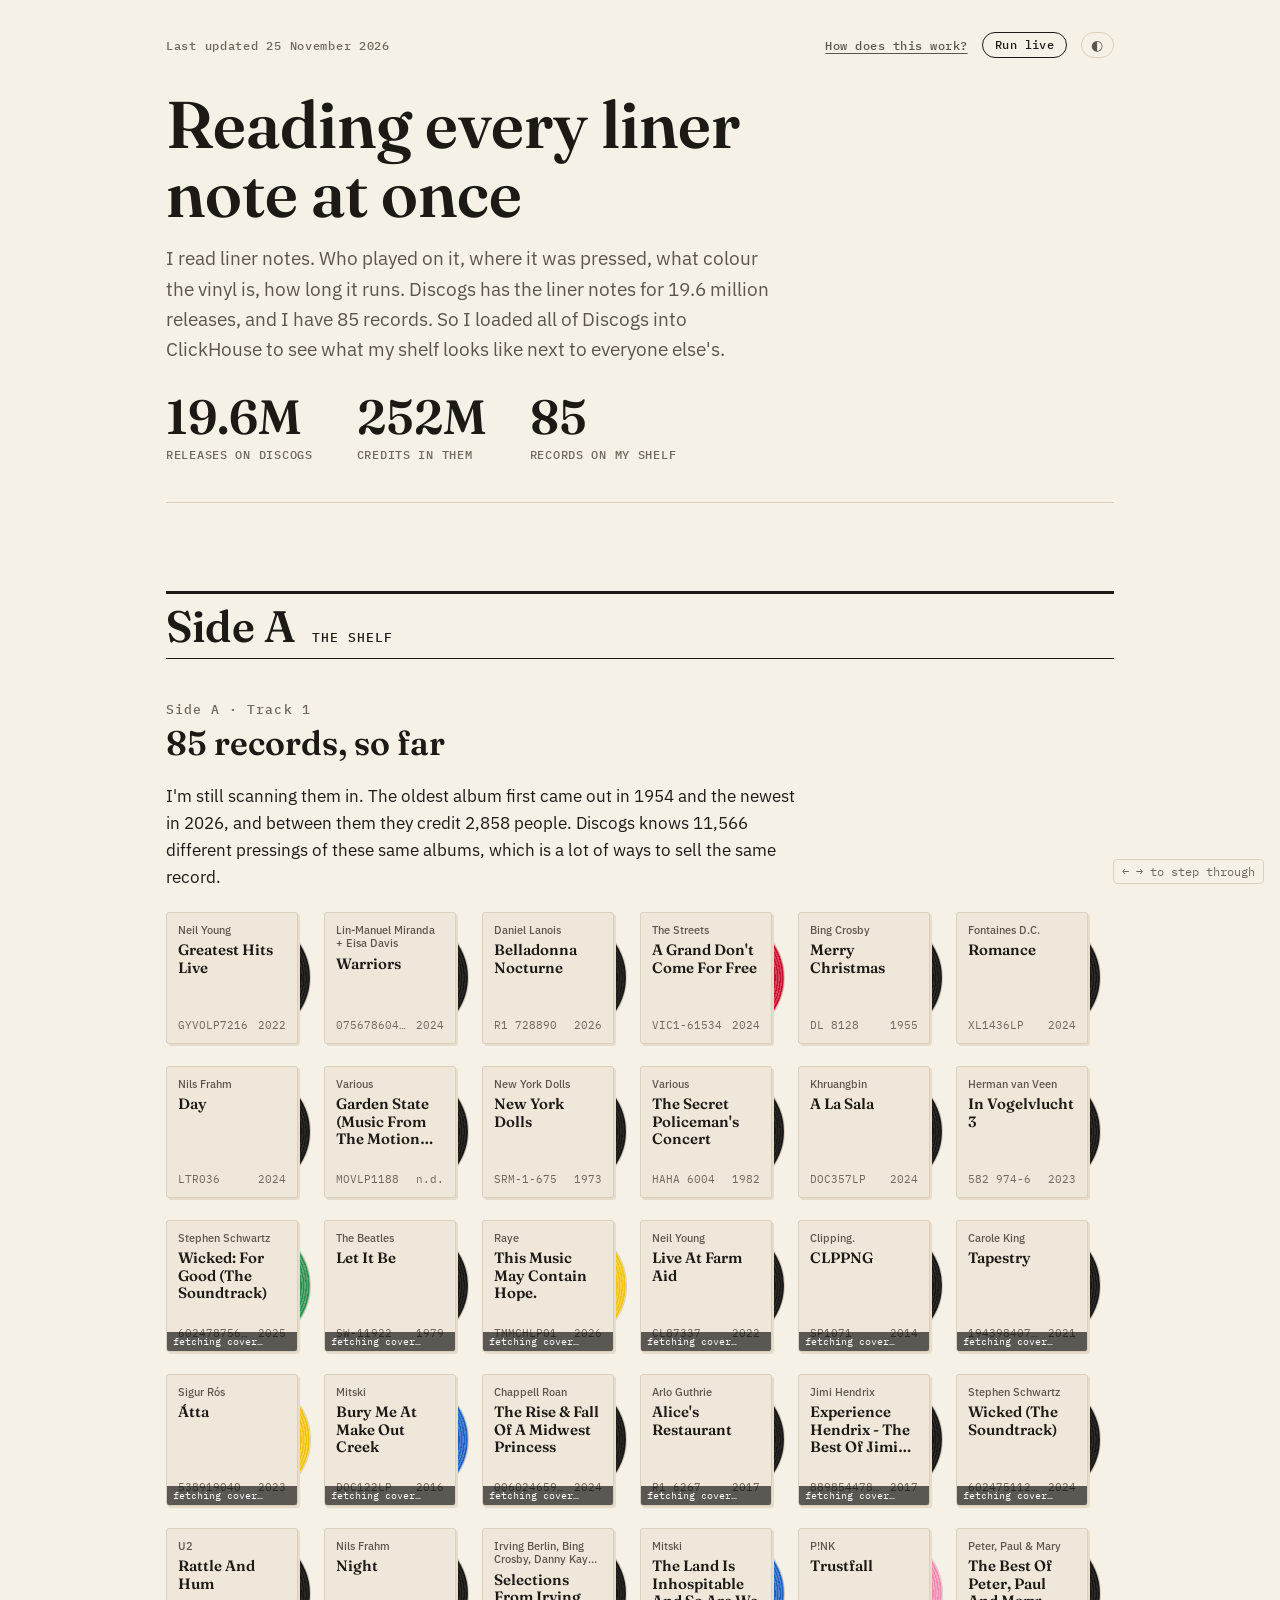
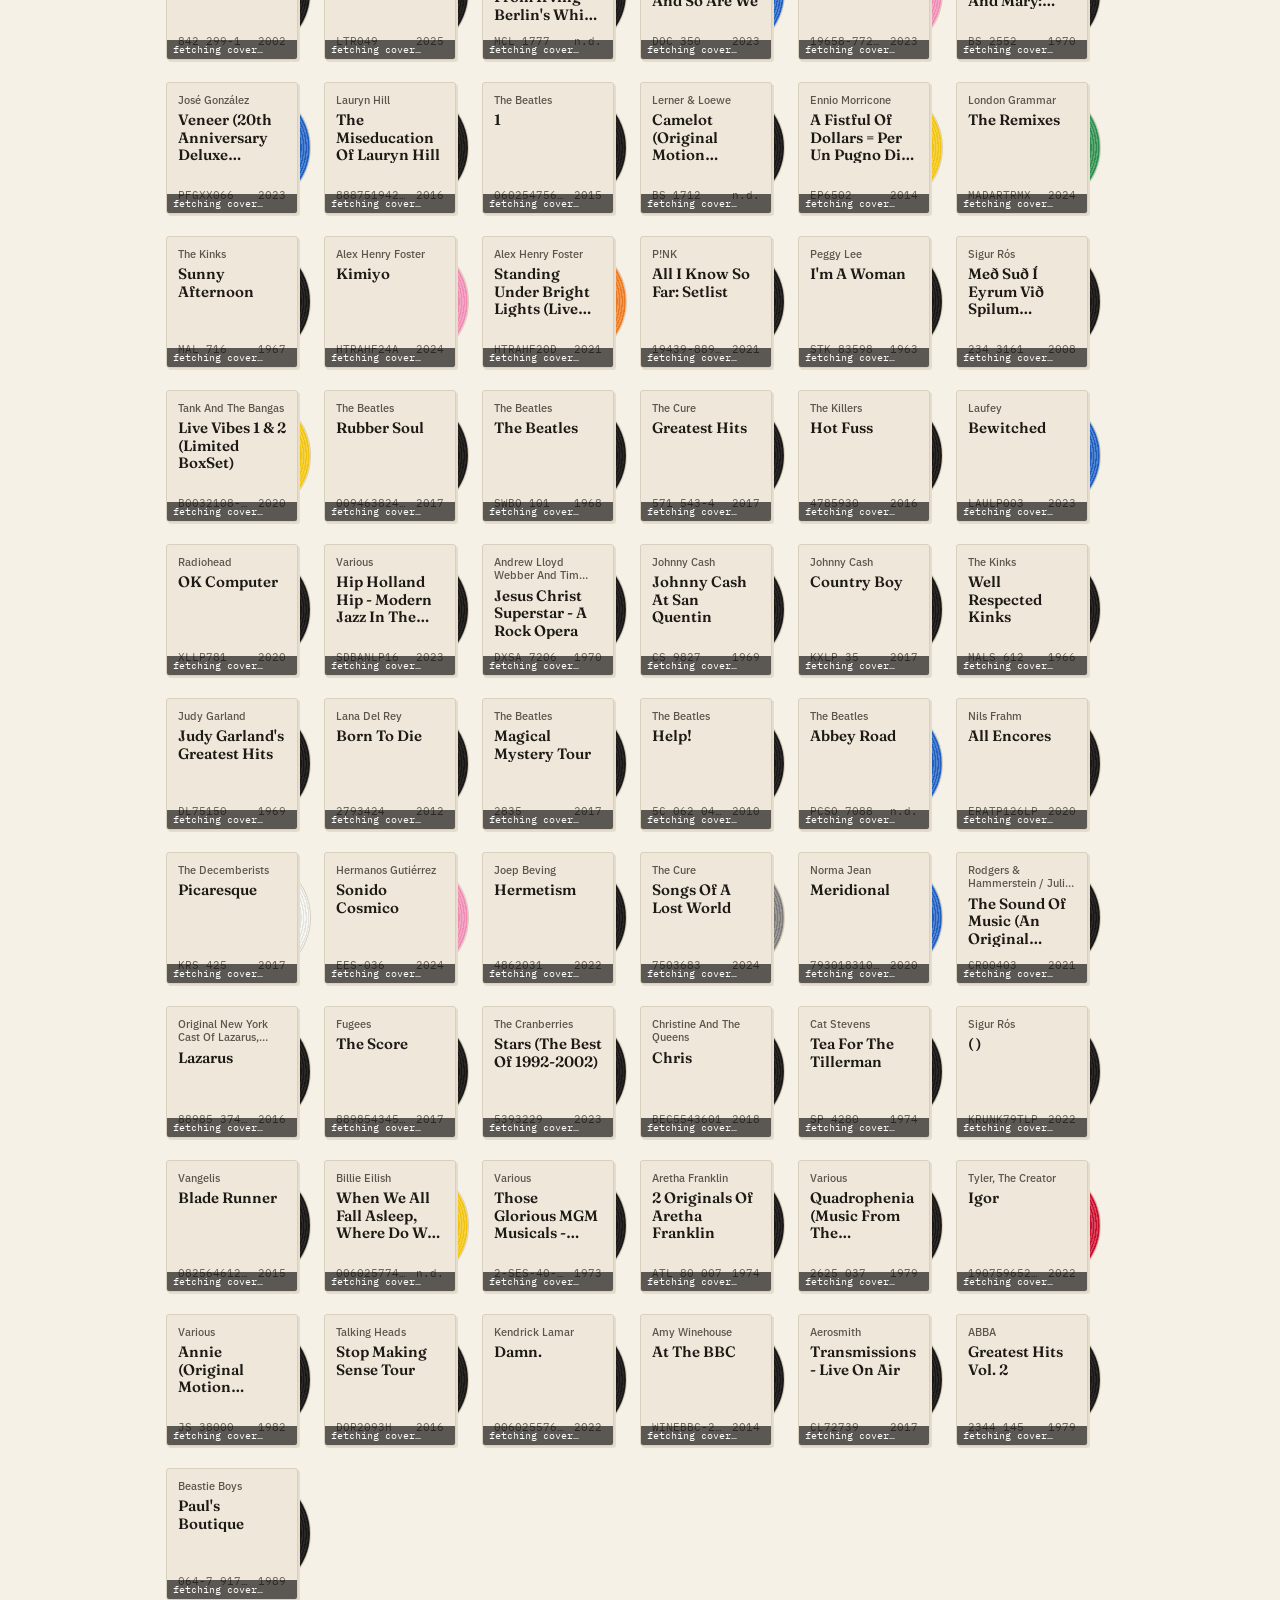
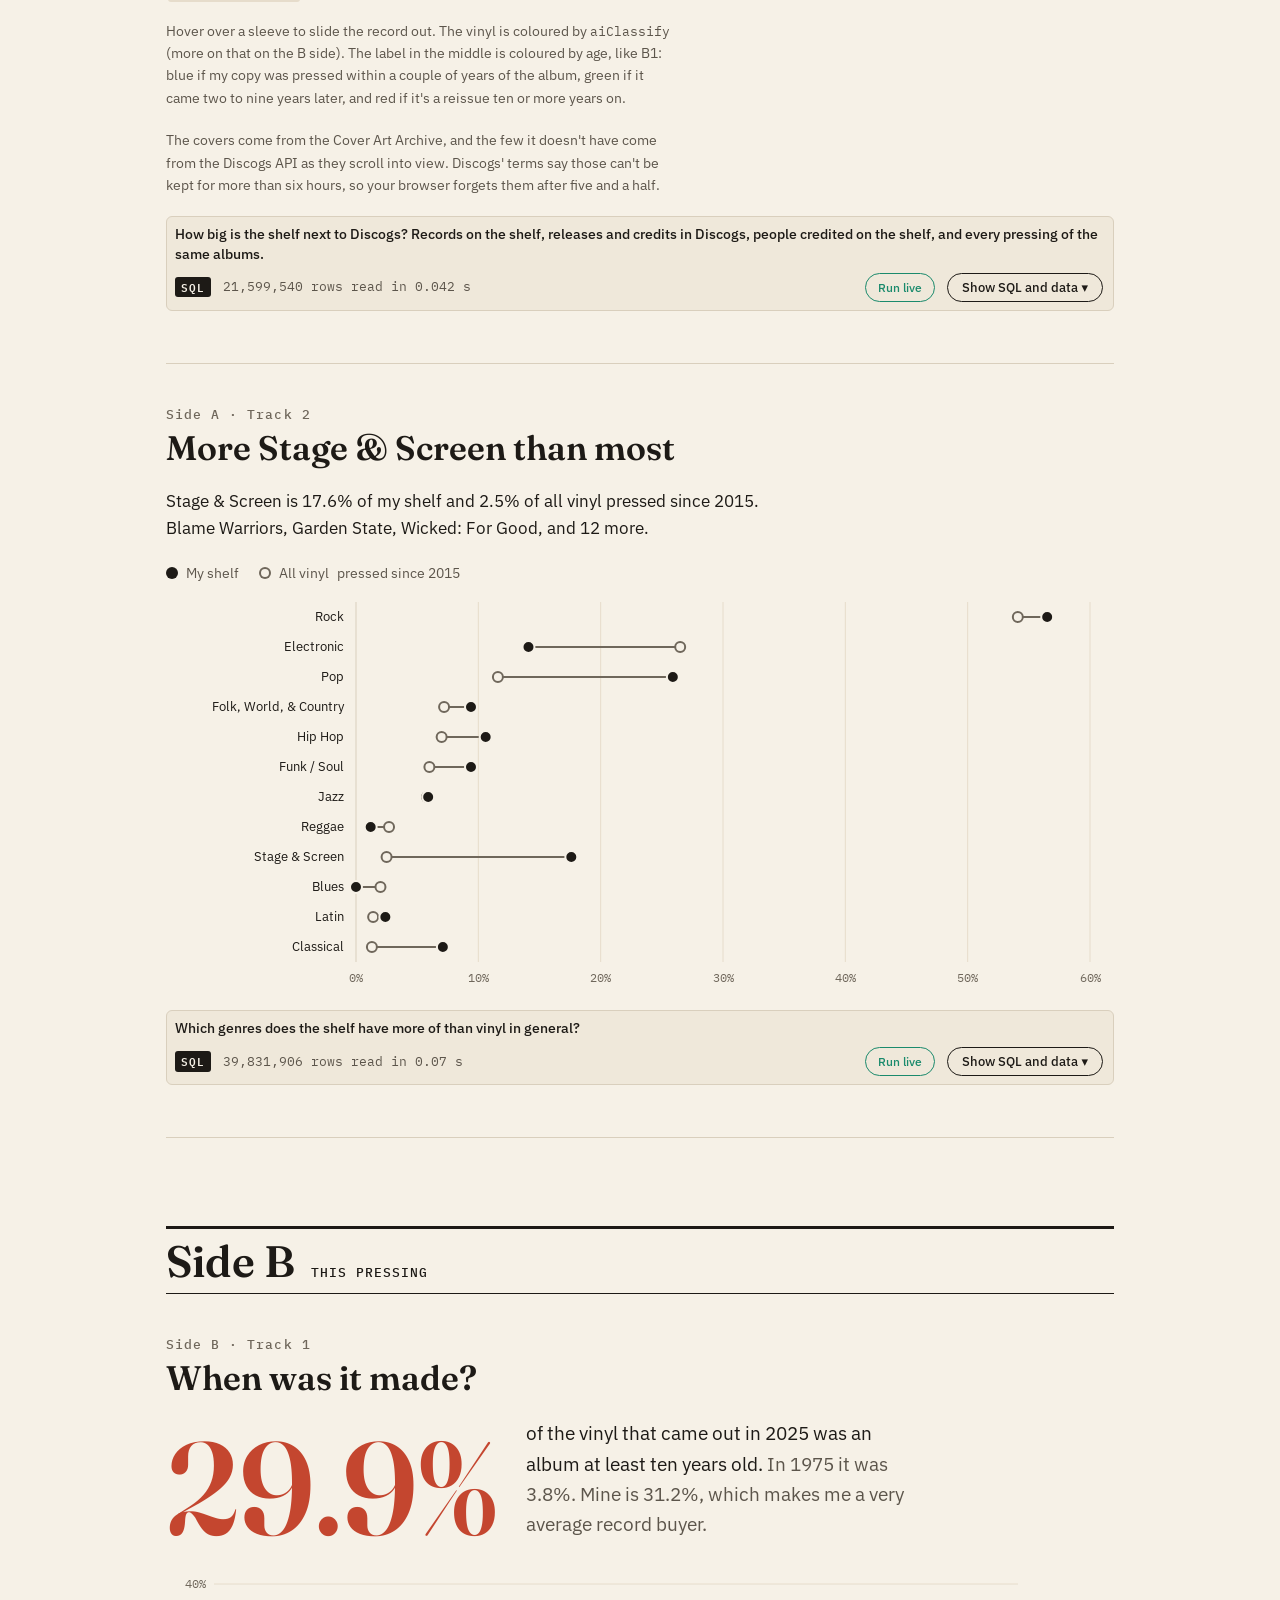
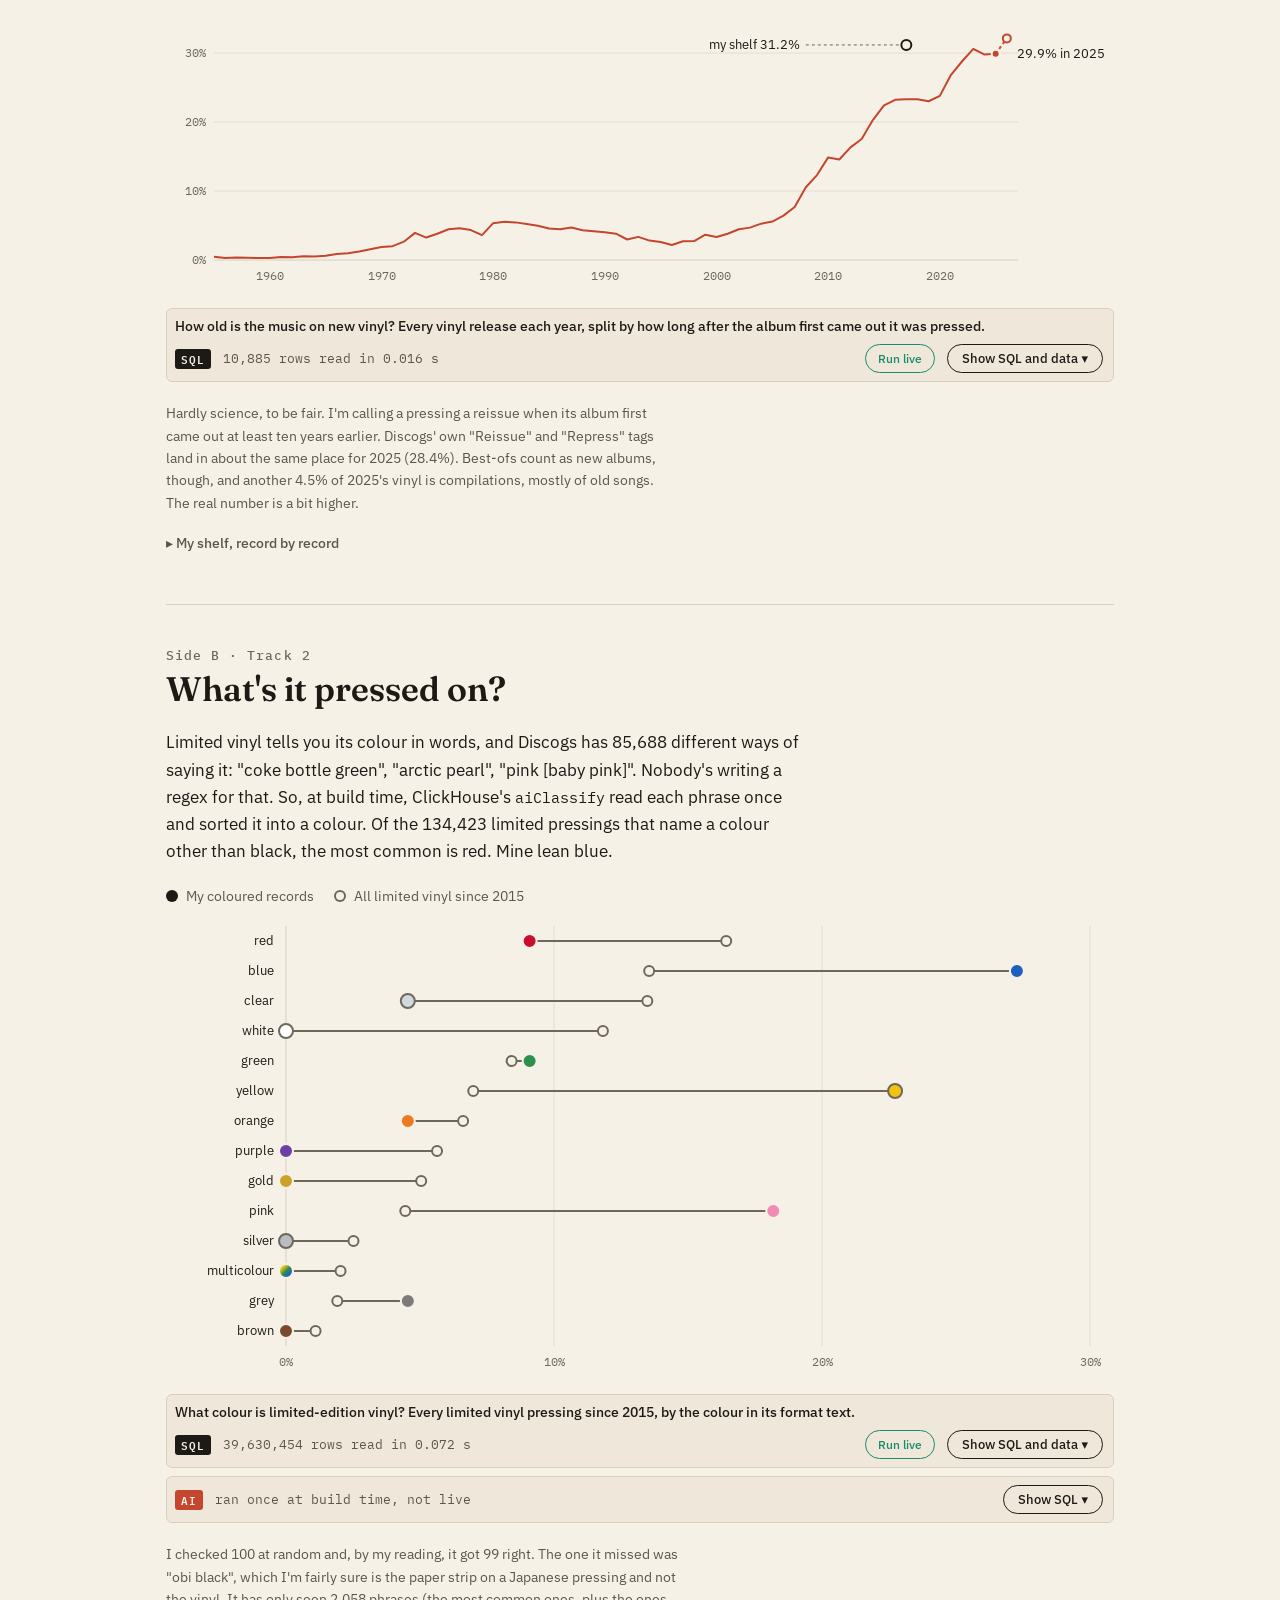
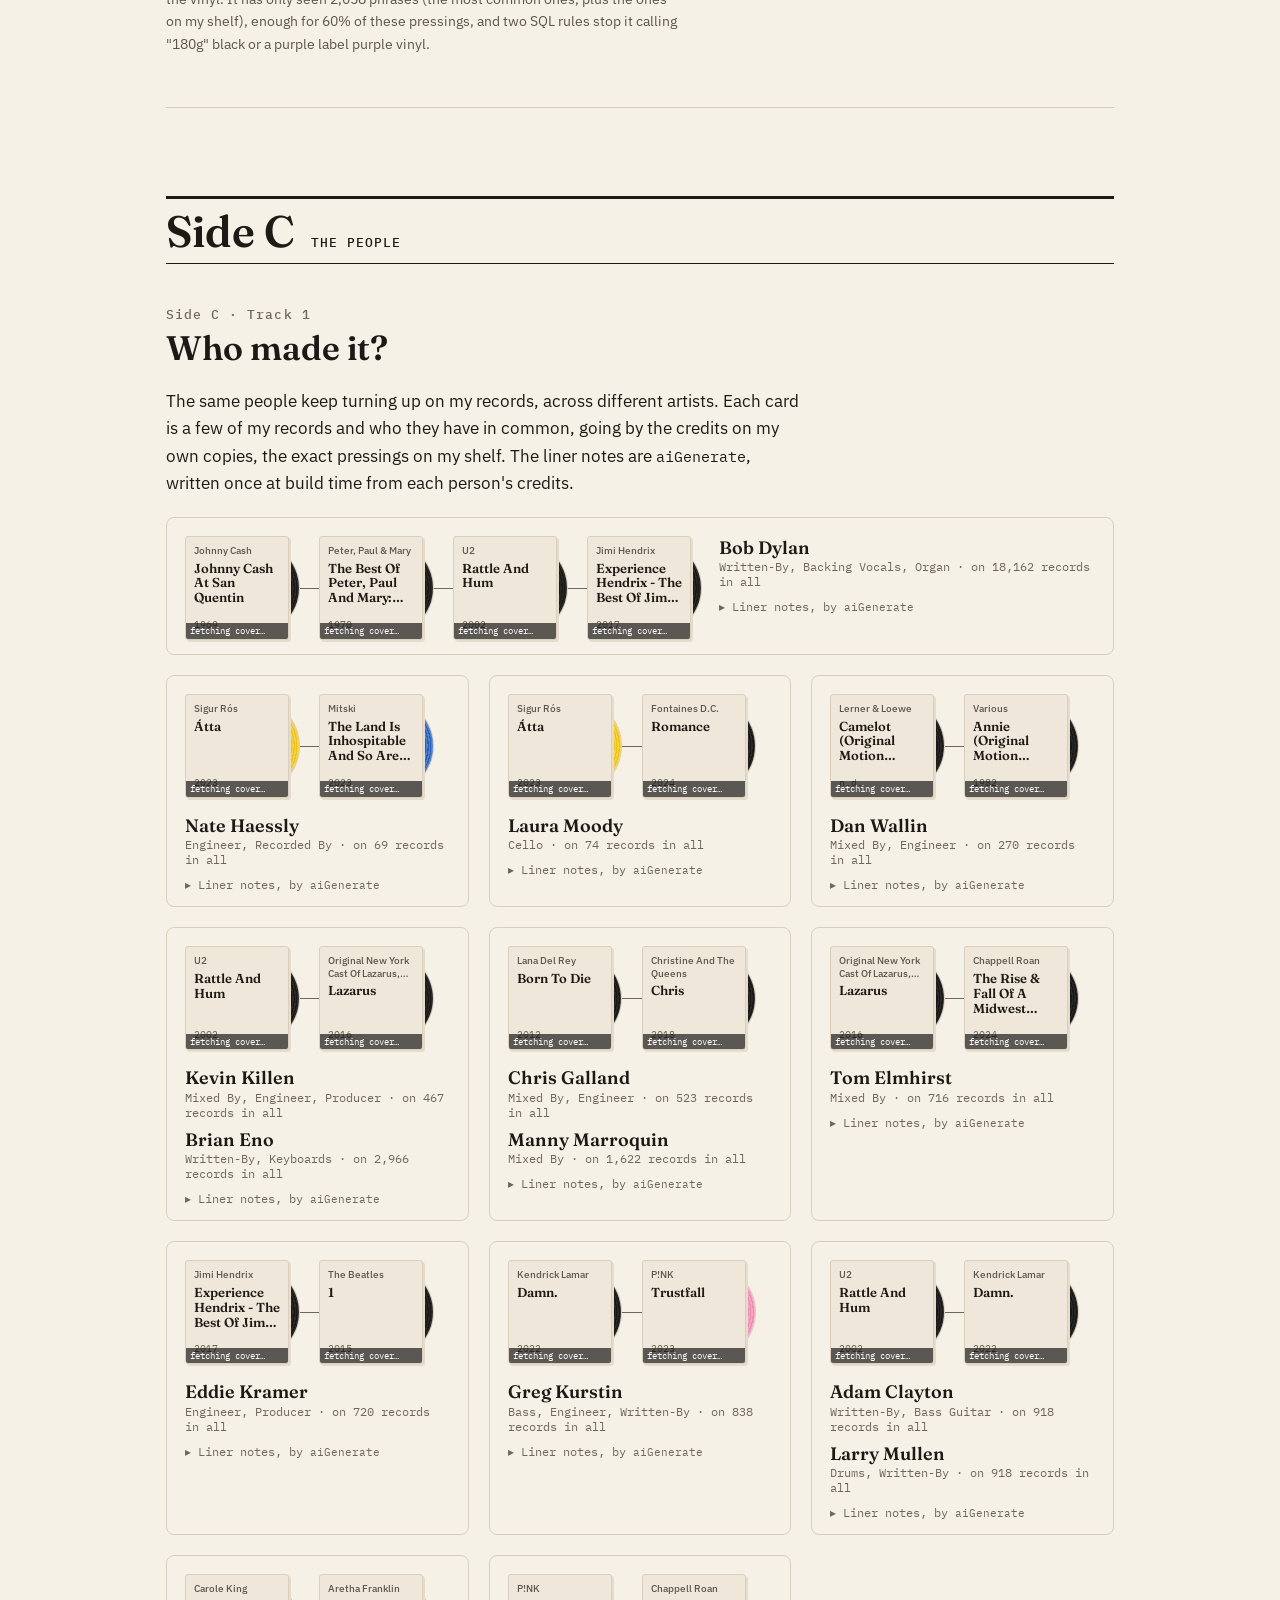
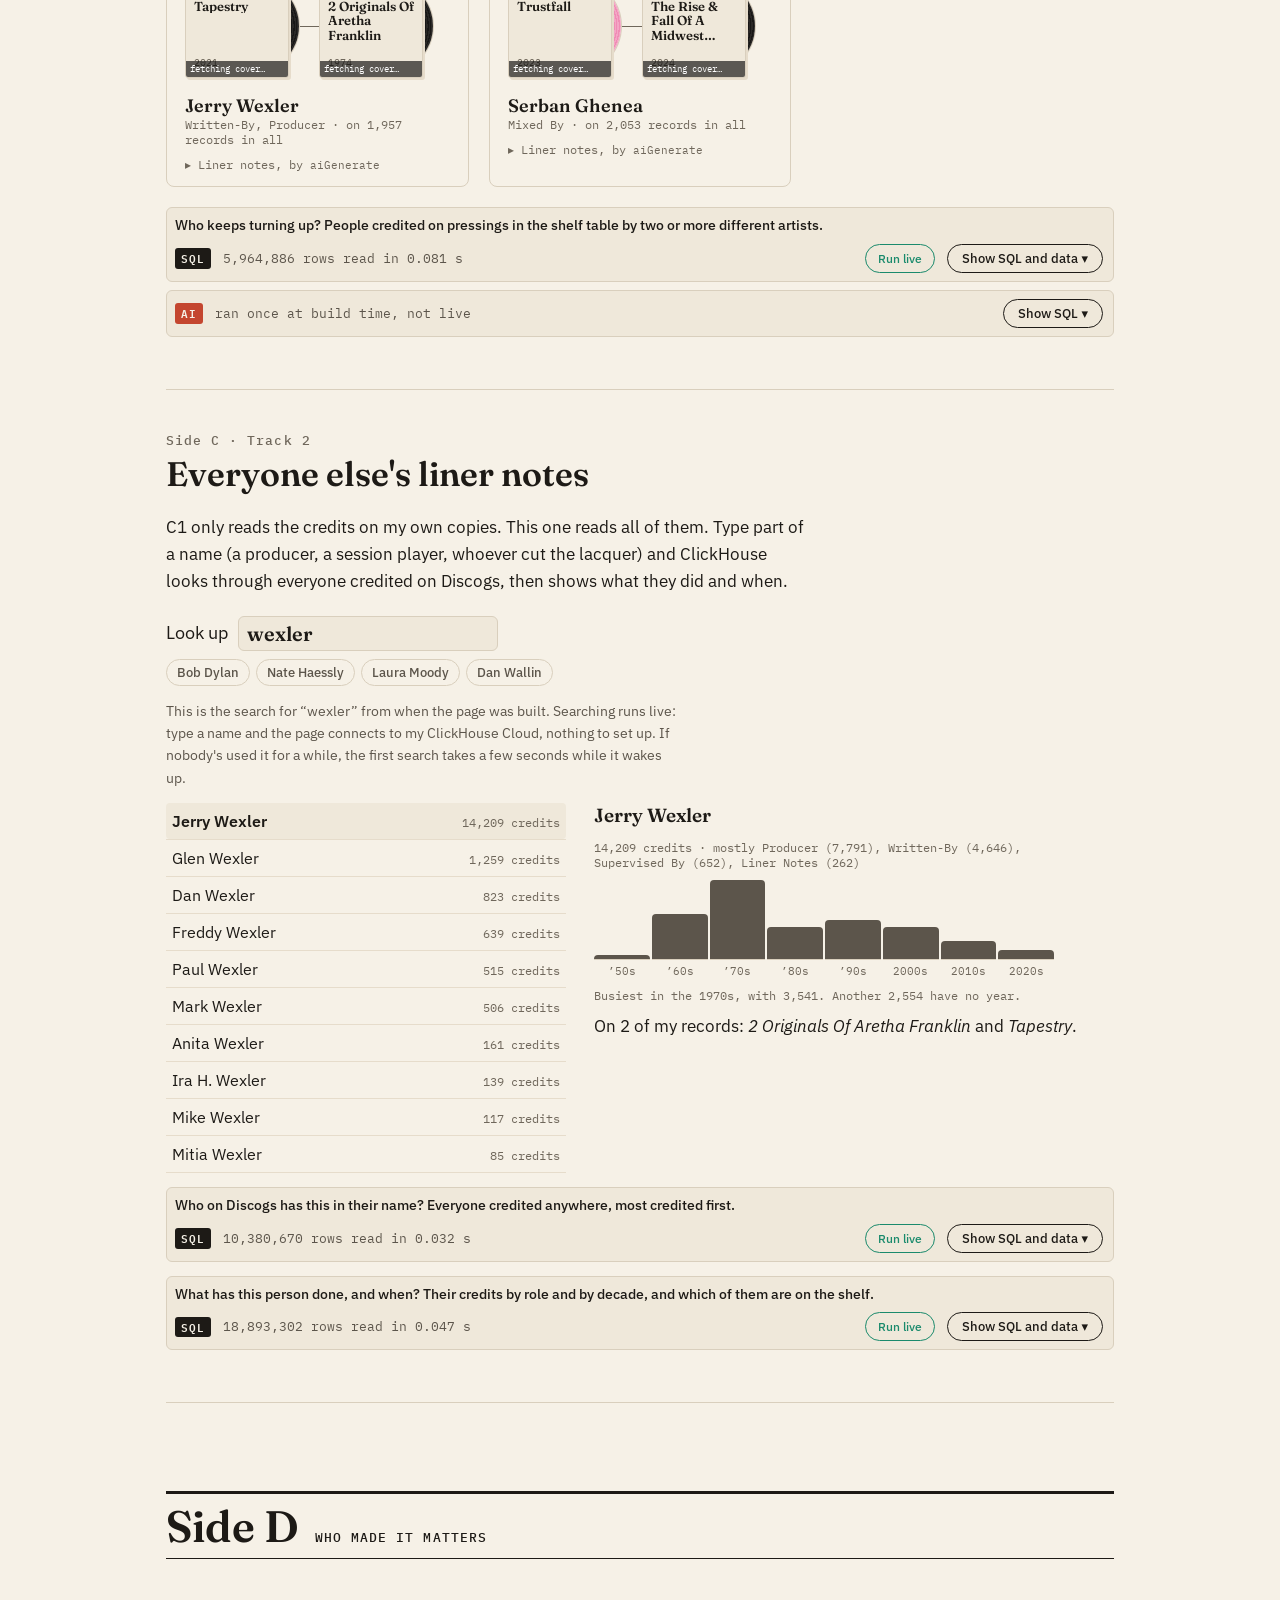
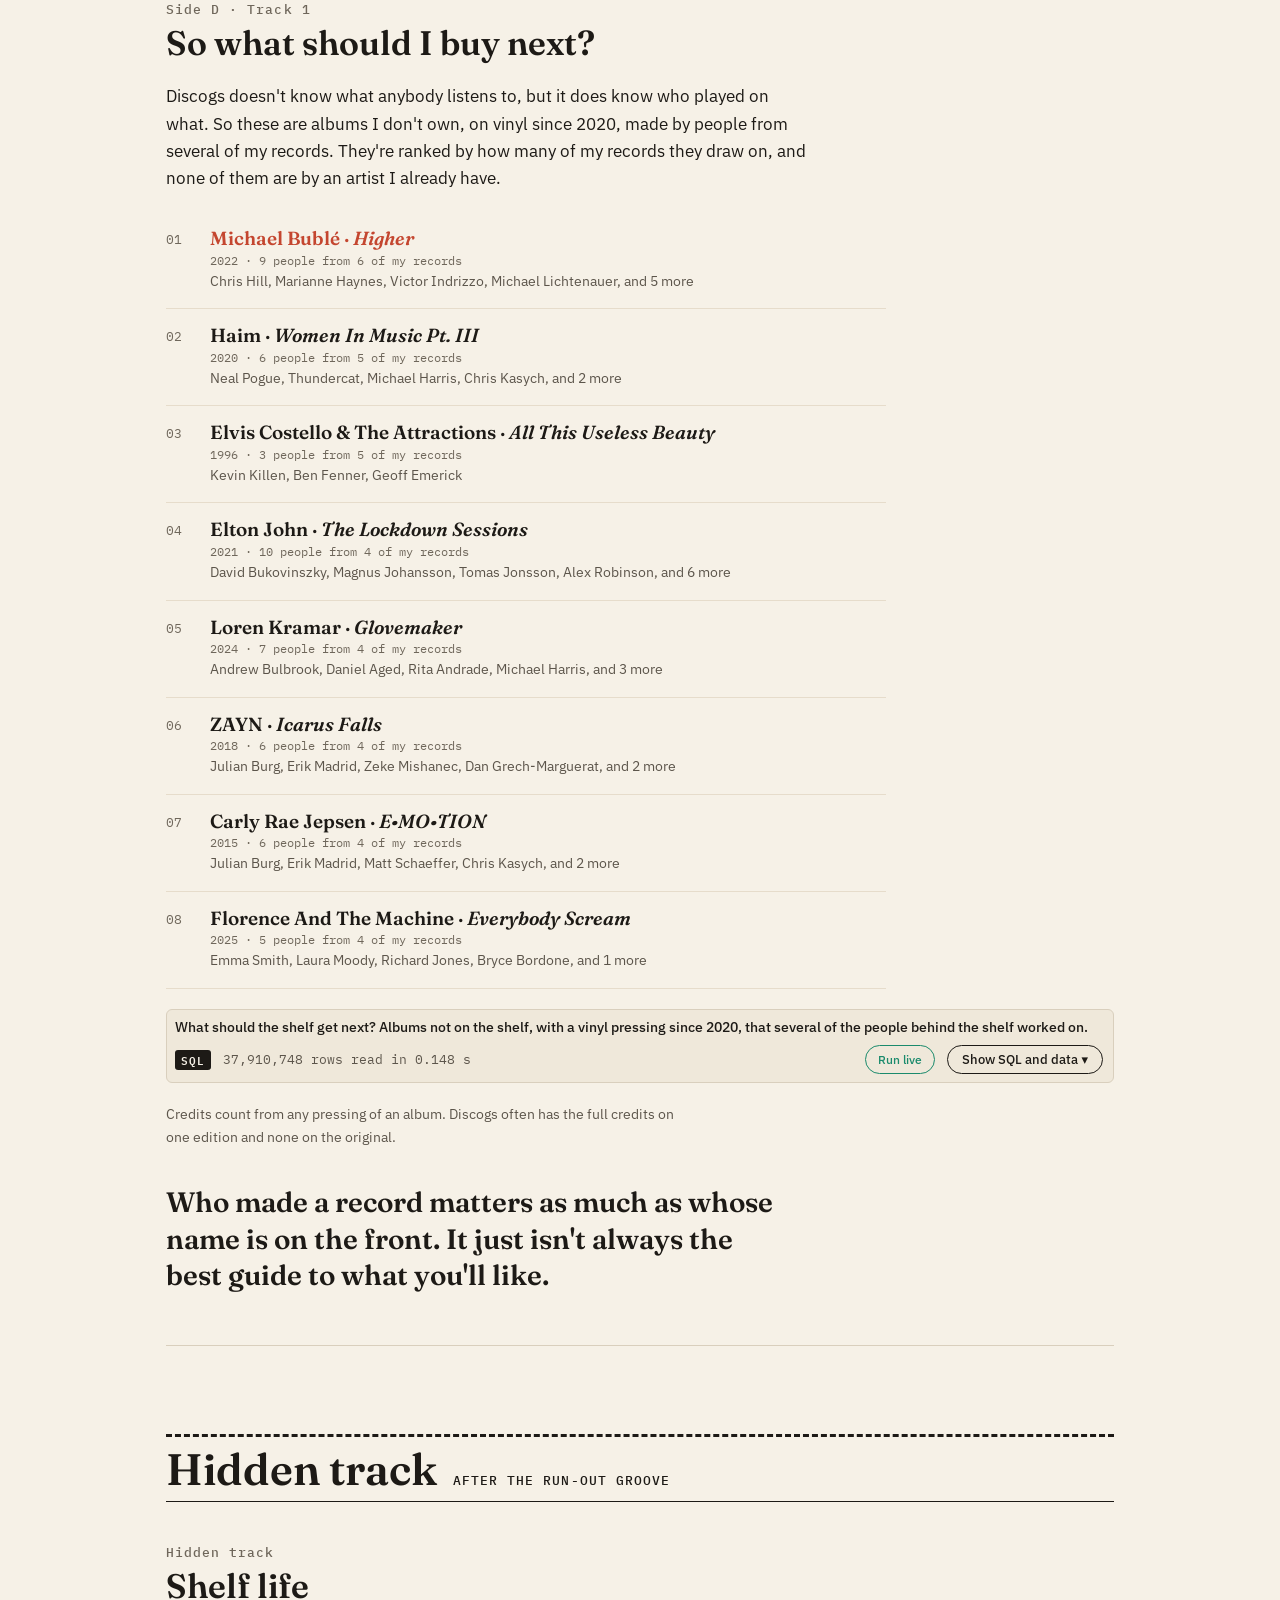
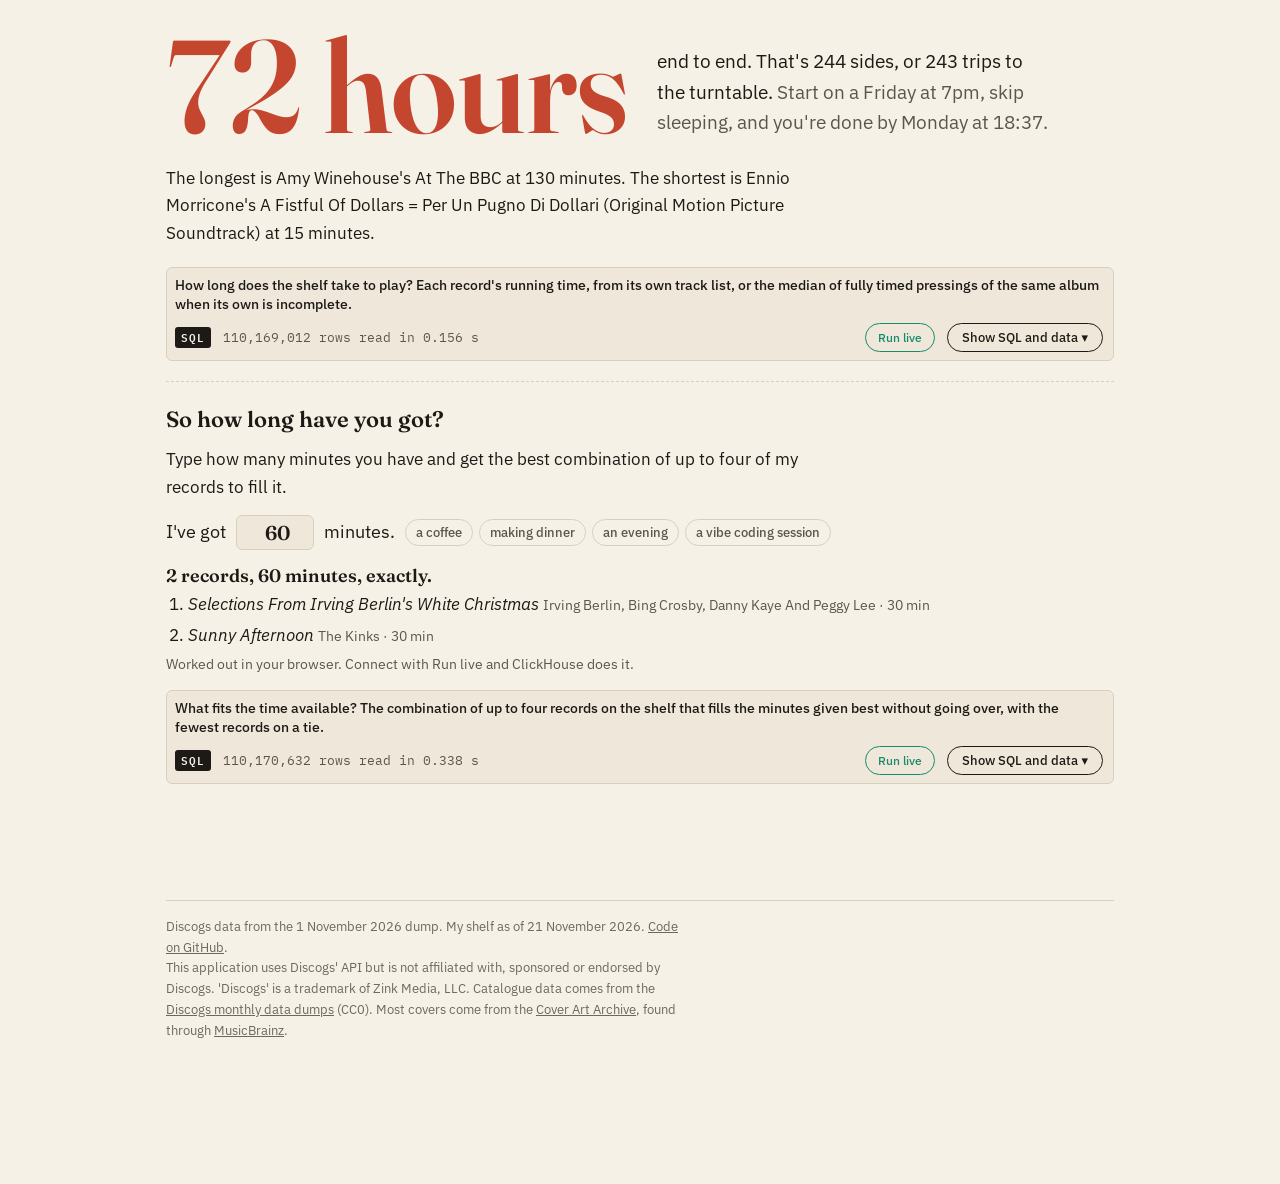
<file: web/index.html>
<!doctype html>
<html lang="en">
<head>
  <meta charset="utf-8">
  <meta name="viewport" content="width=device-width, initial-scale=1">
  <title>Every Liner Note</title>
  <meta name="description" content="My record shelf, the whole of Discogs, and ClickHouse.">
  <link rel="icon" href="favicon-32.png" sizes="32x32" type="image/png">
  <link rel="icon" href="favicon.svg" type="image/svg+xml">
  <link rel="apple-touch-icon" href="apple-touch-icon.png">
  <meta property="og:type" content="website">
  <meta property="og:title" content="Reading every liner note at once">
  <meta property="og:description" content="I loaded the whole Discogs catalogue into ClickHouse to see what my record shelf looks like next to everyone else&#39;s. Every number on the page is a query you can open.">
  <meta property="og:url" content="https://records.tylerhannan.com/">
  <meta property="og:image" content="https://records.tylerhannan.com/preview.png">
  <meta property="og:image:width" content="1200">
  <meta property="og:image:height" content="630">
  <meta property="og:image:alt" content="Reading every liner note at once: 19.6 million releases on Discogs, 252 million credits, and the covers of my records">
  <meta name="twitter:card" content="summary_large_image">
  <link rel="preconnect" href="https://fonts.googleapis.com">
  <link rel="preconnect" href="https://fonts.gstatic.com" crossorigin>
  <link href="https://fonts.googleapis.com/css2?family=Fraunces:opsz,wght@9..144,500;9..144,600&family=IBM+Plex+Mono:wght@400;500;600&family=IBM+Plex+Sans:wght@400;500&display=swap" rel="stylesheet">
  <link rel="stylesheet" href="style.css">
</head>
<body>
<main>
  <!-- DRAFT COPY: written by Claude in Tyler's voice, for Tyler to rewrite -->
  <header class="masthead">
    <div class="masthead-row">
      <span class="masthead-cat">Last updated <span data-fill="updated"></span></span>
      <span class="spacer"></span>
      <a class="how-link" href="how.html">How does this work?</a>
      <button id="connect-open" class="connect-open" type="button">Run live</button>
      <button id="theme-toggle" class="theme-toggle" type="button" aria-label="Switch light or dark">◐</button>
    </div>
    <h1 class="masthead-title">Reading every liner note at once</h1>
    <p class="masthead-lede">I read liner notes. Who played on it, where it was pressed, what colour the vinyl is, how long it runs.
      Discogs has the liner notes for <span data-fill="releases"></span> releases, and I have <span data-fill="records"></span> records.
      So I loaded all of Discogs into ClickHouse to see what my shelf looks like next to everyone else's.</p>
    <dl class="stats">
      <div><dt>releases on Discogs</dt><dd data-fill="stat-releases"></dd></div>
      <div><dt>credits in them</dt><dd data-fill="stat-credits"></dd></div>
      <div><dt>records on my shelf</dt><dd data-fill="records"></dd></div>
    </dl>
  </header>

  <header class="side-label" aria-label="Side A">
    <span class="side">Side A</span><span>The shelf</span>
  </header>

  <section class="track" id="a1" tabindex="-1">
    <div class="track-no">A1</div>
    <h2><span data-fill="records"></span> records, so far</h2>
    <p>I'm still scanning them in. The oldest album first came out in <span data-fill="first-year"></span> and the newest in
      <span data-fill="last-year"></span>, and between them they credit <span data-fill="people"></span> people. Discogs knows
      <span data-fill="versions"></span> different pressings of these same albums, which is a lot of ways to sell the same record.</p>
    <div class="cover-wall" id="cover-wall"></div>
    <p class="footnote">Hover over a sleeve to slide the record out. The vinyl is coloured by <code>aiClassify</code> (more on that on the
      B side). The label in the middle is coloured by age, like B1: blue if my copy was pressed within a couple of years of the album,
      green if it came two to nine years later, and red if it's a reissue ten or more years on.</p>
    <p class="footnote">The covers come from the Cover Art Archive, and the few it doesn't have come from the Discogs API as they scroll
      into view. Discogs' terms say those can't be kept for more than six hours, so your browser forgets them after five and a half.</p>
    <details class="query" data-query="summary"></details>
  </section>

  <section class="track" id="a2" tabindex="-1">
    <div class="track-no">A2</div>
    <h2>More <span data-fill="standout-genre"></span> than most</h2>
    <p><span data-fill="standout-genre"></span> is <span data-fill="standout-shelf"></span> of my shelf and <span data-fill="standout-discogs"></span>
      of all vinyl <span data-fill="genre-since"></span>. Blame <span data-fill="standout-records"></span>.</p>
    <div class="legend" aria-hidden="true">
      <span><i class="dot dot-mine"></i>My shelf</span>
      <span><i class="dot dot-all"></i>All vinyl <span data-fill="genre-since"></span></span>
    </div>
    <div class="chart" id="chart-genres" role="img" aria-label="Genre share on my shelf against all vinyl since 2015"></div>
    <details class="query" data-query="genres"></details>
  </section>

  <header class="side-label" aria-label="Side B">
    <span class="side">Side B</span><span>This pressing</span>
  </header>

  <section class="track" id="b1" tabindex="-1">
    <div class="track-no">B1</div>
    <h2>When was it made?</h2>
    <div class="hero">
      <div class="hero-number" data-fill="share-latest"></div>
      <div class="hero-text">of the vinyl that came out in <span data-fill="latest-year"></span> was an album at least <span data-fill="reissue-age"></span> years old.
        <span class="then">In 1975 it was <span data-fill="share-1975"></span>. Mine is <span data-fill="shelf-share"></span>,
        which makes me a very average record buyer.</span></div>
    </div>
    <div class="chart" id="chart-share" role="img" aria-label="Share of vinyl releases each year that reissue an album at least ten years old, with my shelf marked"></div>
    <details class="query" data-query="revival_by_age" data-view="share"></details>
    <p class="footnote">Hardly science, to be fair. I'm calling a pressing a reissue when its album first came out at least <span data-fill="reissue-age"></span> years
      earlier. Discogs' own "Reissue" and "Repress" tags land in about the same place for <span data-fill="check-year"></span> (<span data-fill="tagged-share"></span>).
      Best-ofs count as new albums, though, and another <span data-fill="comp-share"></span> of <span data-fill="check-year"></span>'s vinyl is compilations, mostly of
      old songs. The real number is a bit higher.</p>
    <details class="more">
      <summary>My shelf, record by record</summary>
      <div class="legend" aria-hidden="true">
        <span><i class="dot dot-all"></i>First released</span>
        <span><i class="dot" style="background: var(--new)"></i>Pressed new</span>
        <span><i class="dot" style="background: var(--catalogue)"></i>2–9 years later</span>
        <span><i class="dot" style="background: var(--reissue)"></i>10+ years later</span>
      </div>
      <div class="chart" id="chart-shelf" role="img" aria-label="Each record on my shelf, from first release year to pressing year"></div>
      <p class="footnote"><span data-fill="shelf-undated"></span> of mine sit out of that percentage. Discogs either doesn't date the
        pressing or doesn't tie it to an album.</p>
      <details class="query" data-query="shelf"></details>
    </details>
  </section>

  <section class="track" id="b2" tabindex="-1">
    <div class="track-no">B2</div>
    <h2>What's it pressed on?</h2>
    <p>Limited vinyl tells you its colour in words, and Discogs has <span data-fill="colour-phrases"></span> different ways of saying it:
      "coke bottle green", "arctic pearl", "pink [baby pink]". Nobody's writing a regex for that. So, at build time, ClickHouse's
      <code>aiClassify</code> read each phrase once and sorted it into a colour. Of the <span data-fill="colour-pressings"></span> limited
      pressings that name a colour other than black, the most common is <span data-fill="top-colour-all"></span>.
      Mine lean <span data-fill="top-colour-mine"></span>.</p>
    <div class="legend" aria-hidden="true">
      <span><i class="dot dot-mine"></i>My coloured records</span>
      <span><i class="dot dot-all"></i>All limited vinyl since 2015</span>
    </div>
    <div class="chart" id="chart-colours" role="img" aria-label="Vinyl colours on my shelf against all limited vinyl since 2015"></div>
    <details class="query" data-query="colours"></details>
    <details class="query ai-query" data-ai="colours_ai_sql"></details>
    <p class="footnote">I checked 100 at random and, by my reading, it got 99 right. The one it missed was "obi black", which I'm fairly
      sure is the paper strip on a Japanese pressing and not the vinyl. It has only seen <span data-fill="colour-classified"></span> phrases
      (the most common ones, plus the ones on my shelf), enough for <span data-fill="colour-coverage"></span> of these pressings, and two
      SQL rules stop it calling "180g" black or a purple label purple vinyl.</p>
  </section>

  <header class="side-label" aria-label="Side C">
    <span class="side">Side C</span><span>The people</span>
  </header>

  <section class="track" id="c1" tabindex="-1">
    <div class="track-no">C1</div>
    <h2>Who made it?</h2>
    <p>The same people keep turning up on my records, across different artists. Each card is a few of my records and who they have
      in common, going by the credits on my own copies, the exact pressings on my shelf. The liner notes are <code>aiGenerate</code>,
      written once at build time from each person's credits.</p>
    <ol class="pairs" id="glue"></ol>
    <details class="query" data-query="glue"></details>
    <details class="query ai-query" data-ai="notes_sql"></details>
  </section>

  <section class="track" id="c2" tabindex="-1">
    <div class="track-no">C2</div>
    <h2>Everyone else's liner notes</h2>
    <p>C1 only reads the credits on my own copies. This one reads all of them. Type part of a name (a producer, a session player,
      whoever cut the lacquer) and ClickHouse looks through everyone credited on Discogs, then shows what they did and when.</p>
    <div class="search">
      <p class="fit-ask search-ask"><label for="search-name">Look up</label>
        <input id="search-name" type="search" value="wexler" autocomplete="off" spellcheck="false">
        <span class="fit-presets" id="search-presets"></span></p>
      <p class="footnote search-status" id="search-status" aria-live="polite"></p>
      <div class="search-cols">
        <ol class="search-hits" id="search-hits"></ol>
        <div class="person" id="search-person" aria-live="polite"></div>
      </div>
      <details class="query" data-query="search"></details>
      <details class="query" data-query="person"></details>
    </div>
  </section>

  <header class="side-label" aria-label="Side D">
    <span class="side">Side D</span><span>Who made it matters</span>
  </header>

  <section class="track" id="d1" tabindex="-1">
    <div class="track-no">D1</div>
    <h2>So what should I buy next?</h2>
    <p>Discogs doesn't know what anybody listens to, but it does know who played on what. So these are albums I don't own, on vinyl
      since 2020, made by people from several of my records. They're ranked by how many of my records they draw on, and none of them are
      by an artist I already have.</p>
    <ol class="people next" id="next"></ol>
    <details class="query" data-query="next"></details>
    <p class="footnote">Credits count from any pressing of an album. Discogs often has the full credits on one edition and none on the original.</p>
    <p class="kicker">Who made a record matters as much as whose name is on the front. It just isn't always the best guide to what you'll like.</p>
  </section>

  <header class="side-label side-hidden" aria-label="Hidden track">
    <span class="side">Hidden track</span><span>After the run-out groove</span>
  </header>

  <section class="track" id="h1" tabindex="-1">
    <div class="track-no">H1</div>
    <h2>Shelf life</h2>
    <div class="hero">
      <div class="hero-number" data-fill="hours"></div>
      <div class="hero-text">end to end. That's <span data-fill="sides"></span> sides, or <span data-fill="flips"></span> trips to the turntable.
        <span class="then">Start on a Friday at 7pm, skip sleeping, and you're done by <span data-fill="done-at"></span>.</span></div>
    </div>
    <p>The longest is <span data-fill="longest"></span>. The shortest is <span data-fill="shortest"></span>.</p>
    <details class="query" data-query="runtime"></details>
    <div class="fit">
      <h3>So how long have you got?</h3>
      <p>Type how many minutes you have and get the best combination of up to four of my records to fill it.</p>
      <p class="fit-ask"><label for="fit-minutes">I've got</label>
        <input id="fit-minutes" type="number" min="1" max="6000" value="60" inputmode="numeric"> minutes.
        <span class="fit-presets"><button type="button" data-fit="20">a coffee</button><button type="button" data-fit="45">making dinner</button><button type="button" data-fit="120">an evening</button><button type="button" data-fit="240">a vibe coding session</button></span></p>
      <div id="fit-out" aria-live="polite"></div>
      <details class="query" data-query="fit"></details>
    </div>
  </section>

  <footer class="site-footer">
    <p>Discogs data from the <span data-fill="dump-date"></span> dump. My shelf as of <span data-fill="shelf-date"></span>.
      <a href="https://github.com/tylerhannan/every-liner-note">Code on GitHub</a>.</p>
    <p>This application uses Discogs' API but is not affiliated with, sponsored or endorsed by Discogs. 'Discogs' is a trademark of Zink Media, LLC.
      Catalogue data comes from the <a href="https://data.discogs.com/">Discogs monthly data dumps</a> (CC0). Most covers come from the
      <a href="https://coverartarchive.org/">Cover Art Archive</a>, found through <a href="https://musicbrainz.org/">MusicBrainz</a>.</p>
  </footer>
</main>
<div class="keys" aria-hidden="true">← → to step through</div>
<dialog id="connect" class="connect">
  <form method="dialog">
    <h2>Run it live</h2>
    <p>Everything on this page came out of SQL. Connect and you can run each query again, or edit it first and run your version.</p>
    <div class="connect-public" data-public>
      <button type="button" class="pick-btn primary" data-public-connect autofocus>Use my ClickHouse Cloud</button>
      <span class="connect-hint">A read-only user on the same Discogs tables. Nothing to type.</span>
    </div>
    <p class="connect-status" role="status"></p>
    <div class="connect-own">
      <h3>Or connect your own ClickHouse</h3>
      <p>It needs the <code>discogs</code> database
        <a href="https://github.com/tylerhannan/every-liner-note#your-own-clickhouse-cloud">loaded</a>, and a read-only user. The
        password stays in this browser tab.</p>
      <label>HTTP endpoint <input name="url" type="url" required placeholder="http://localhost:8123 or https://host.clickhouse.cloud:8443" autocomplete="url"></label>
      <label>User <input name="user" placeholder="default" autocomplete="username"></label>
      <label>Password <input name="password" type="password" autocomplete="current-password"></label>
      <label class="check"><input name="remember" type="checkbox" checked> Remember until this tab closes</label>
      <div class="connect-actions"><button type="submit" class="pick-btn">Connect</button></div>
      <p class="footnote">This works with ClickHouse Cloud or a server on your laptop (<code>./dev/live.sh</code>), with no setup.
        Use https for anything that isn't on your own machine.</p>
    </div>
    <div class="connect-actions">
      <button type="button" class="pick-btn ghost" data-cancel>Close</button>
      <button type="button" class="pick-btn ghost" data-disconnect>Disconnect</button>
    </div>
  </form>
</dialog>
<div class="tooltip" id="tooltip" role="status" aria-live="polite"></div>
<script src="common.js"></script>
<script src="live.js"></script>
<script src="data/act1.js"></script>
<script src="act1.js"></script>
<script src="data/act2.js"></script>
<script src="act2.js"></script>
<script src="data/act3.js"></script>
<script src="act3.js"></script>
<script src="data/act4.js"></script>
<script src="act4.js"></script>
</body>
</html>
</file>
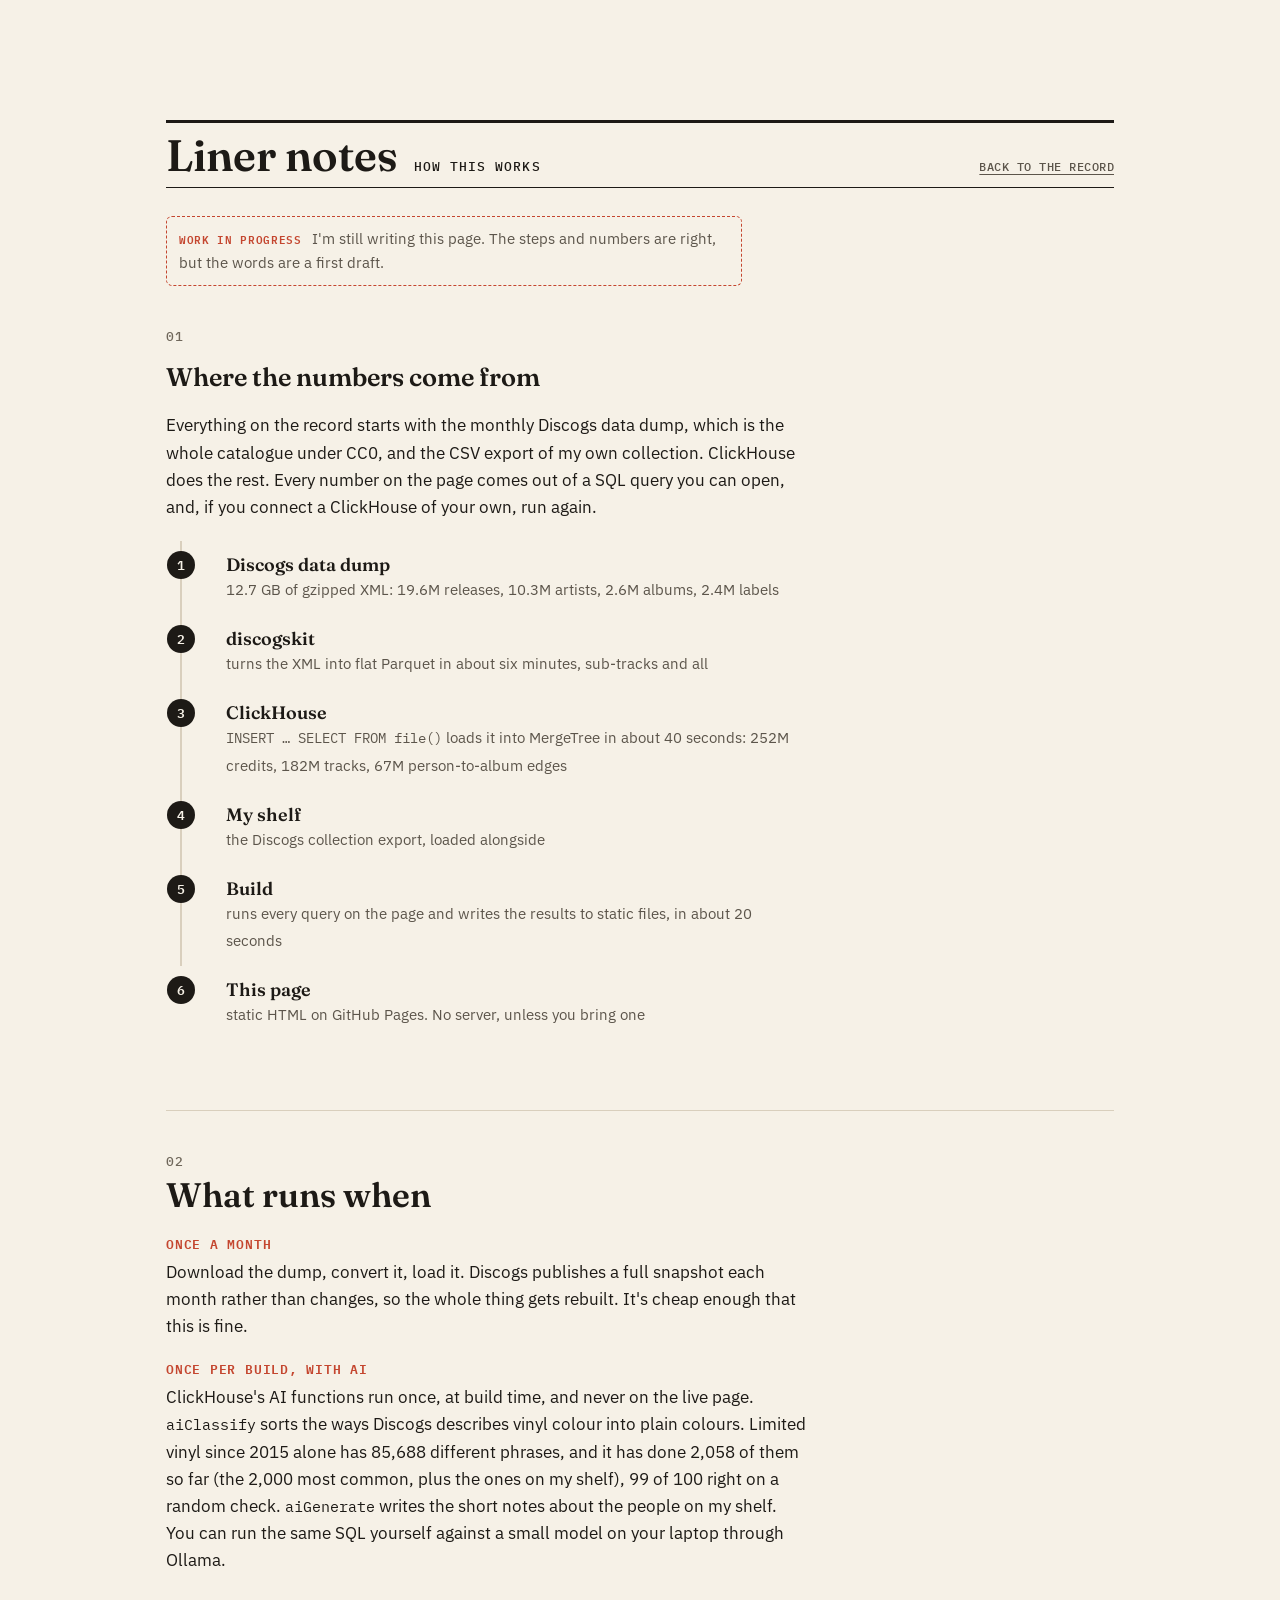
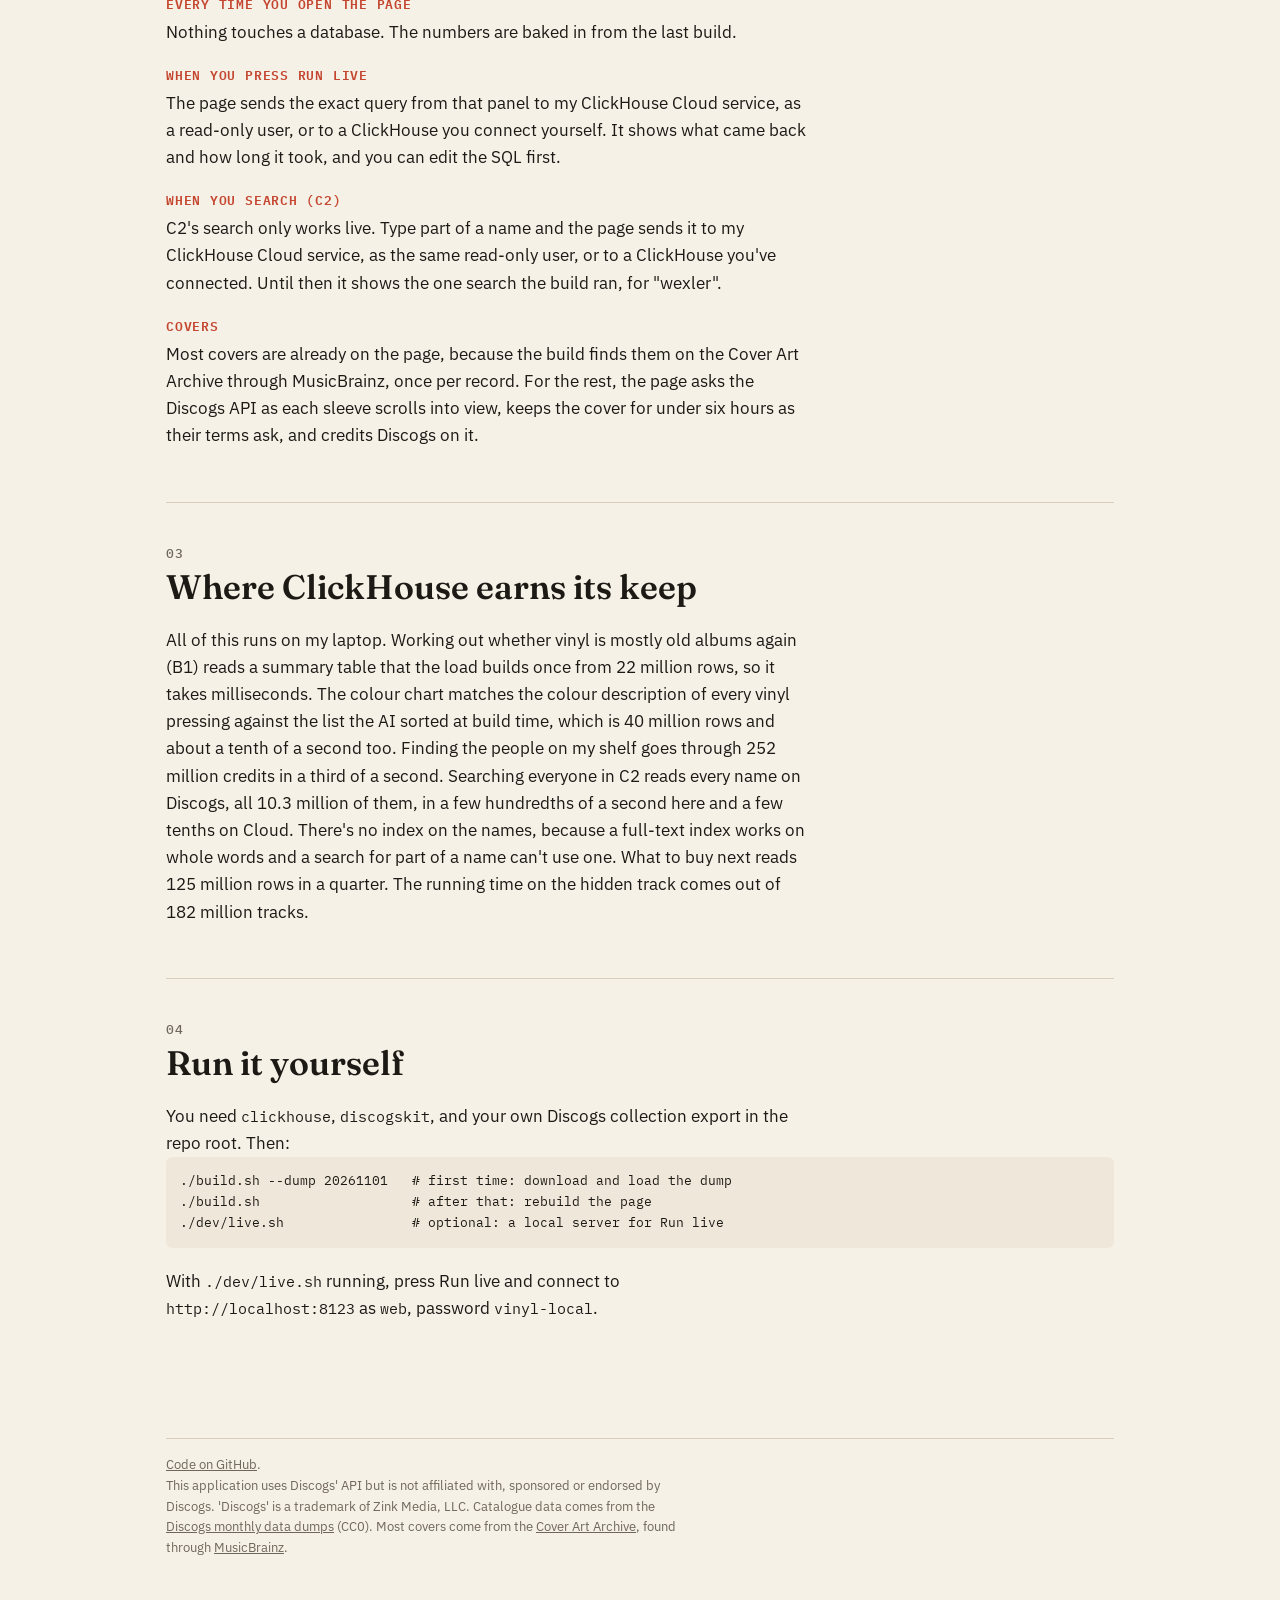
<file: web/how.html>
<!doctype html>
<html lang="en">
<head>
  <meta charset="utf-8">
  <meta name="viewport" content="width=device-width, initial-scale=1">
  <title>How It Works</title>
  <meta name="description" content="How the shelf page is built: Discogs dumps, Parquet, ClickHouse, and a little AI at build time.">
  <link rel="icon" href="favicon-32.png" sizes="32x32" type="image/png">
  <link rel="icon" href="favicon.svg" type="image/svg+xml">
  <link rel="apple-touch-icon" href="apple-touch-icon.png">
  <meta property="og:type" content="website">
  <meta property="og:title" content="How it works: Reading every liner note at once">
  <meta property="og:description" content="How the shelf page is built from the Discogs dumps, my collection export, and ClickHouse.">
  <meta property="og:url" content="https://records.tylerhannan.com/how.html">
  <meta property="og:image" content="https://records.tylerhannan.com/preview.png">
  <meta property="og:image:width" content="1200">
  <meta property="og:image:height" content="630">
  <meta property="og:image:alt" content="Reading every liner note at once: 19.6 million releases on Discogs, 252 million credits, and the covers of my records">
  <meta name="twitter:card" content="summary_large_image">
  <link rel="preconnect" href="https://fonts.googleapis.com">
  <link rel="preconnect" href="https://fonts.gstatic.com" crossorigin>
  <link href="https://fonts.googleapis.com/css2?family=Fraunces:opsz,wght@9..144,500;9..144,600&family=IBM+Plex+Mono:wght@400;500;600&family=IBM+Plex+Sans:wght@400;500&display=swap" rel="stylesheet">
  <link rel="stylesheet" href="style.css">
</head>
<body>
<main>
  <header class="side-label" aria-label="Liner notes">
    <span class="side">Liner notes</span>
    <span>How this works</span>
    <span class="spacer"></span>
    <a class="how-link" href="index.html">Back to the record</a>
  </header>

  <p class="wip"><span class="soon-tag">Work in progress</span> I'm still writing this page. The steps and numbers are right, but the
    words are a first draft.</p>

  <!-- DRAFT COPY: written by Claude in Tyler's voice, for Tyler to rewrite -->
  <section class="track">
    <div class="track-no">01</div>
    <h1>Where the numbers come from</h1>
    <p class="lede">Everything on the record starts with the monthly Discogs data dump, which is the whole catalogue under CC0, and the
      CSV export of my own collection. ClickHouse does the rest. Every number on the page comes out of a SQL query you can open, and,
      if you connect a ClickHouse of your own, run again.</p>

    <ol class="flow">
      <li><b>Discogs data dump</b><span>12.7 GB of gzipped XML: 19.6M releases, 10.3M artists, 2.6M albums, 2.4M labels</span></li>
      <li><b>discogskit</b><span>turns the XML into flat Parquet in about six minutes, sub-tracks and all</span></li>
      <li><b>ClickHouse</b><span><code>INSERT … SELECT FROM file()</code> loads it into MergeTree in about 40 seconds: 252M credits, 182M tracks, 67M person-to-album edges</span></li>
      <li><b>My shelf</b><span>the Discogs collection export, loaded alongside</span></li>
      <li><b>Build</b><span>runs every query on the page and writes the results to static files, in about 20 seconds</span></li>
      <li><b>This page</b><span>static HTML on GitHub Pages. No server, unless you bring one</span></li>
    </ol>
  </section>

  <section class="track">
    <div class="track-no">02</div>
    <h2>What runs when</h2>
    <dl class="when">
      <dt>Once a month</dt>
      <dd>Download the dump, convert it, load it. Discogs publishes a full snapshot each month rather than changes, so the whole thing
        gets rebuilt. It's cheap enough that this is fine.</dd>
      <dt>Once per build, with AI</dt>
      <dd>ClickHouse's AI functions run once, at build time, and never on the live page. <code>aiClassify</code> sorts the ways Discogs
        describes vinyl colour into plain colours. Limited vinyl since 2015 alone has 85,688 different phrases, and it has done 2,058 of
        them so far (the 2,000 most common, plus the ones on my shelf), 99 of 100 right on a random check. <code>aiGenerate</code> writes
        the short notes about the people on my shelf. You can run the
        same SQL yourself against a small model on your laptop through Ollama.</dd>
      <dt>Every time you open the page</dt>
      <dd>Nothing touches a database. The numbers are baked in from the last build.</dd>
      <dt>When you press Run live</dt>
      <dd>The page sends the exact query from that panel to my ClickHouse Cloud service, as a read-only user, or to a ClickHouse you
        connect yourself. It shows what came back and how long it took, and you can edit the SQL first.</dd>
      <dt>When you search (C2)</dt>
      <dd>C2's search only works live. Type part of a name and the page sends it to my ClickHouse Cloud service, as the same read-only
        user, or to a ClickHouse you've connected. Until then it shows the one search the build ran, for "wexler".</dd>
      <dt>Covers</dt>
      <dd>Most covers are already on the page, because the build finds them on the Cover Art Archive through MusicBrainz, once per
        record. For the rest, the page asks the Discogs API as each sleeve scrolls into view, keeps the cover for under six hours as their
        terms ask, and credits Discogs on it.</dd>
    </dl>
  </section>

  <section class="track">
    <div class="track-no">03</div>
    <h2>Where ClickHouse earns its keep</h2>
    <p>All of this runs on my laptop. Working out whether vinyl is mostly old albums again (B1) reads a summary table that the load
      builds once from 22 million rows, so it takes milliseconds. The colour chart matches the colour description of every vinyl pressing against the list the AI sorted at
      build time, which is 40 million rows and about a tenth of a second too. Finding the people on my shelf goes through 252 million
      credits in a third of a second. Searching everyone in C2 reads every name on Discogs, all 10.3 million of them, in a few
      hundredths of a second here and a few tenths on Cloud. There's no index on the names, because a full-text index works on whole
      words and a search for part of a name can't use one. What to buy next reads 125 million rows in a quarter. The running time on the hidden track
      comes out of 182 million tracks.</p>
  </section>

  <section class="track">
    <div class="track-no">04</div>
    <h2>Run it yourself</h2>
    <p>You need <code>clickhouse</code>, <code>discogskit</code>, and your own Discogs collection export in the repo root. Then:</p>
    <pre class="howto">./build.sh --dump 20261101   # first time: download and load the dump
./build.sh                   # after that: rebuild the page
./dev/live.sh                # optional: a local server for Run live</pre>
    <p>With <code>./dev/live.sh</code> running, press Run live and connect to <code>http://localhost:8123</code> as <code>web</code>,
      password <code>vinyl-local</code>.</p>
  </section>

  <footer class="site-footer">
    <p><a href="https://github.com/tylerhannan/every-liner-note">Code on GitHub</a>.</p>
    <p>This application uses Discogs' API but is not affiliated with, sponsored or endorsed by Discogs. 'Discogs' is a trademark of Zink Media, LLC.
      Catalogue data comes from the <a href="https://data.discogs.com/">Discogs monthly data dumps</a> (CC0). Most covers come from the
      <a href="https://coverartarchive.org/">Cover Art Archive</a>, found through <a href="https://musicbrainz.org/">MusicBrainz</a>.</p>
  </footer>
</main>
</body>
</html>
</file>
<file: web/style.css>
/* Tokens: paper and ink by day, black vinyl by night */
:root {
  color-scheme: light;
  --paper: #f6f1e7;
  --paper-2: #efe8da;
  --ink: #1d1a16;
  --ink-2: #5c554b;
  --ink-3: #6f675b;
  --rule: #d9cfbd;
  --grid: #e6dccb;
  --reissue: #c4462f;
  --catalogue: #1a8a6c;
  --new: #3b5fc0;
  --focus: #3b5fc0;
  --serif: "Fraunces", Georgia, serif;
  --sans: "IBM Plex Sans", system-ui, sans-serif;
  --mono: "IBM Plex Mono", ui-monospace, monospace;
  --gap: 20px;
}
@media (prefers-color-scheme: dark) {
  :root:not([data-theme="light"]) {
    color-scheme: dark;
    --paper: #171512; --paper-2: #201d19; --ink: #f0ebe2; --ink-2: #c2b9aa; --ink-3: #a39a8b;
    --rule: #3a342c; --grid: #2b2722; --reissue: #e0644a; --catalogue: #2aa386; --new: #6b93e0; --focus: #6b93e0;
  }
}
:root[data-theme="dark"] {
  color-scheme: dark;
  --paper: #171512; --paper-2: #201d19; --ink: #f0ebe2; --ink-2: #c2b9aa; --ink-3: #a39a8b;
  --rule: #3a342c; --grid: #2b2722; --reissue: #e0644a; --catalogue: #2aa386; --new: #6b93e0; --focus: #6b93e0;
}

/* Base */
* { box-sizing: border-box; }
html { scroll-behavior: smooth; }
body { margin: 0; background: var(--paper); color: var(--ink); font: 17px/1.6 var(--sans); -webkit-font-smoothing: antialiased; }
main { max-width: 980px; margin: 0 auto; padding: 32px 16px 120px; }
h1, h2 { font-family: var(--serif); font-weight: 600; line-height: 1.15; margin: 0; }
h2 { font-size: clamp(26px, 3.6vw, 34px); }
p { max-width: 64ch; margin: 0; }
a { color: inherit; }
code { font-family: var(--mono); font-size: 0.9em; }
:focus-visible { outline: 2px solid var(--focus); outline-offset: 2px; }

/* Masthead */
.masthead { padding-bottom: 40px; border-bottom: 1px solid var(--rule); }
.masthead-row { display: flex; align-items: center; gap: 12px 14px; flex-wrap: wrap; font: 500 12px var(--mono); letter-spacing: 0.06em; color: var(--ink-3); }
.spacer { flex: 1; }
.masthead-title { font: 600 clamp(38px, 6.5vw, 66px)/1.04 var(--serif); margin: 32px 0 16px; max-width: 15ch; }
.masthead-lede { font-size: 19px; color: var(--ink-2); max-width: 56ch; }
.how-link { font: 500 12px var(--mono); color: var(--ink-2); letter-spacing: 0.04em; text-underline-offset: 3px; }
.how-link:hover { color: var(--ink); }
.theme-toggle, .connect-open {
  font: 500 12px/1 var(--mono); letter-spacing: 0.04em; color: var(--ink); background: none; cursor: pointer;
  border: 1px solid var(--ink); border-radius: 999px; padding: 6px 12px;
}
.theme-toggle { border-color: var(--rule); color: var(--ink-2); font-size: 14px; padding: 5px 9px; }
.theme-toggle:hover, .connect-open:hover { background: var(--ink); color: var(--paper); border-color: var(--ink); }
.is-live .connect-open { border-color: var(--catalogue); color: var(--catalogue); }
.is-live .connect-open::before { content: "● "; }
.wip { margin: 0 0 14px; padding: 10px 12px; border: 1px dashed var(--reissue); border-radius: 6px; font-size: 14px; color: var(--ink-2); }
.wip { margin: 28px 0 0; max-width: 64ch; font-size: 15px; }
.soon-tag { display: inline-block; margin-right: 6px; font: 600 11px var(--mono); text-transform: uppercase; letter-spacing: 0.06em; color: var(--reissue); }

/* Sides and tracks: one rhythm, every block the same distance from the last */
.side-label {
  display: flex; align-items: baseline; gap: 16px; flex-wrap: wrap; margin-top: 88px;
  border-top: 3px solid var(--ink); border-bottom: 1px solid var(--ink); padding: 10px 0;
  font: 500 13px/1 var(--mono); letter-spacing: 0.08em; text-transform: uppercase;
}
.side-label .side { font: 600 44px/1 var(--serif); letter-spacing: 0; text-transform: none; }
.side-hidden { border-top-style: dashed; }
.track { padding: 44px 0 52px; border-bottom: 1px solid var(--rule); scroll-margin-top: 24px; }
.track:last-of-type { border-bottom: 0; }
.track:focus { outline: none; }
.track > * + * { margin-top: var(--gap); }
.track > .track-no + h2 { margin-top: 8px; }
.track-no { font: 500 13px/1 var(--mono); color: var(--ink-3); letter-spacing: 0.08em; }
.footnote { font-size: 14px; color: var(--ink-2); }
.kicker { font: 600 clamp(21px, 2.8vw, 28px)/1.3 var(--serif); max-width: 32ch; }
.track > .kicker { margin-top: 36px; }

/* Hero numbers */
.hero { display: flex; gap: 12px 28px; align-items: flex-end; flex-wrap: wrap; }
.hero-number { font: 600 clamp(72px, 14vw, 132px)/0.9 var(--serif); color: var(--reissue); }
.hero-text { max-width: 36ch; font-size: 19px; padding-bottom: 8px; }
.hero-text .then { color: var(--ink-2); }

/* Charts */
.legend { display: flex; gap: 8px 20px; flex-wrap: wrap; font-size: 14px; color: var(--ink-2); }
.legend span { display: inline-flex; align-items: center; gap: 8px; }
.dot { display: inline-block; width: 12px; height: 12px; border-radius: 50%; }
.dot-mine { background: var(--ink); }
.dot-all { background: transparent; box-shadow: inset 0 0 0 2px var(--ink-3); }
.track > .legend + .chart { margin-top: 10px; }
.chart { position: relative; width: 100%; }
.chart svg { display: block; width: 100%; height: auto; overflow: visible; }
.chart text { font-family: var(--mono); font-size: 12px; fill: var(--ink-3); }
.chart .label { font-family: var(--sans); font-size: 13px; fill: var(--ink); }
.chart .label-2 { font-family: var(--sans); font-size: 12px; fill: var(--ink-2); }
.chart .grid { stroke: var(--grid); stroke-width: 1; }
.chart .axis { stroke: var(--rule); stroke-width: 1; }
.chart .cursor { stroke: var(--ink-2); stroke-width: 1; }
.tooltip {
  position: absolute; pointer-events: none; z-index: 5; min-width: 180px; max-width: 320px;
  background: var(--paper-2); border: 1px solid var(--rule); border-radius: 6px;
  padding: 10px 12px; font-size: 13px; line-height: 1.45; color: var(--ink);
  box-shadow: 0 6px 20px rgba(0, 0, 0, 0.12); opacity: 0; transition: opacity 0.08s;
}
.tooltip.on { opacity: 1; }
.tooltip b { font-family: var(--mono); font-weight: 600; }
.tooltip .row { display: flex; justify-content: space-between; gap: 16px; }
.tooltip .key { display: inline-flex; align-items: center; gap: 6px; color: var(--ink-2); }
.tooltip .key i { width: 9px; height: 9px; border-radius: 2px; display: inline-block; }
.tooltip .num { font-family: var(--mono); }

/* SQL panels */
.query { font: 13px/1.5 var(--mono); color: var(--ink-2); }
.track > .query + .query { margin-top: 8px; }
.query summary {
  display: flex; align-items: center; gap: 8px 12px; flex-wrap: wrap; cursor: pointer; list-style: none;
  border: 1px solid var(--rule); border-radius: 6px; padding: 8px 10px 8px 8px; background: var(--paper-2);
}
.query summary::-webkit-details-marker { display: none; }
.query summary:hover { border-color: var(--ink-3); }
.q-tag { font-weight: 600; font-size: 11px; letter-spacing: 0.08em; color: var(--paper); background: var(--ink); border-radius: 3px; padding: 2px 6px; }
.q-ai { background: var(--reissue); }
.q-stats { flex: 1; min-width: 12em; }
.q-cta { font: 500 13px/1 var(--sans); color: var(--ink); border: 1px solid var(--ink); border-radius: 999px; padding: 7px 14px; }
.query summary:hover .q-cta { background: var(--ink); color: var(--paper); }
.q-cta::after { content: " ▾"; }
.query[open] .q-cta::after { content: " ▴"; }
.q-hide, .query[open] .q-show { display: none; }
.query[open] .q-hide { display: inline; }
.q-live { display: none; font: 500 12px var(--sans); color: var(--catalogue); background: none; border: 1px solid var(--catalogue); border-radius: 999px; padding: 6px 12px; cursor: pointer; }
.is-live .q-live, .has-public .q-live { display: inline-block; }
.q-live:hover { background: var(--catalogue); color: var(--paper); }
.live-dot { color: var(--catalogue); font-weight: 600; }
.query pre { margin: 10px 0 0; padding: 14px; overflow-x: auto; background: var(--paper-2); border-radius: 6px; color: var(--ink); font-size: 12.5px; white-space: pre; }
.is-live .query pre[contenteditable="plaintext-only"] { box-shadow: inset 0 0 0 1px var(--catalogue); }
.query pre mark.q-changed { display: inline-block; min-width: 100%; color: inherit; background: color-mix(in srgb, var(--catalogue) 18%, transparent); box-shadow: -6px 0 0 var(--catalogue); border-radius: 0 2px 2px 0; }
/* What a query asks, how it works, and edits to try live */
.q-asks { flex-basis: 100%; font: 500 14px/1.4 var(--sans); color: var(--ink); }
.q-about { margin: 10px 0 0; padding: 12px 14px; border-left: 2px solid var(--catalogue); background: var(--paper-2); border-radius: 0 6px 6px 0; }
.q-about p { max-width: 76ch; font: 14px/1.55 var(--sans); color: var(--ink-2); }
.q-about p + p, .q-about .q-tries { margin-top: 8px; }
.q-about .q-label, .q-label { display: block; font: 600 11px var(--mono); text-transform: uppercase; letter-spacing: 0.08em; color: var(--ink-3); margin-bottom: 4px; }
.q-tries { list-style: none; padding: 0; margin: 0; display: flex; flex-direction: column; gap: 6px; }
.q-tries li { display: flex; flex-wrap: wrap; align-items: baseline; gap: 4px 10px; font: 14px/1.4 var(--sans); color: var(--ink-2); }
.q-try { font: 12px var(--mono); color: var(--catalogue); background: none; border: 1px solid var(--catalogue); border-radius: 999px; padding: 3px 10px; cursor: pointer; }
.q-try:hover, .q-try.on { background: var(--catalogue); color: var(--paper); }
.q-try code { font: inherit; background: none; padding: 0; }
.q-try.on::after { content: " ×"; }
.query .table-wrap { max-height: 320px; overflow: auto; margin-top: 10px; }
.query table { border-collapse: collapse; font-size: 12.5px; }
.query td, .query th { padding: 3px 12px 3px 0; text-align: right; border-bottom: 1px solid var(--grid); white-space: nowrap; }
.query th { color: var(--ink-2); font-weight: 500; }
.query td:first-child, .query th:first-child { text-align: left; }

/* Collapsed extras */
details.more > summary { cursor: pointer; font: 500 14px var(--sans); color: var(--ink-2); list-style: none; }
details.more > summary::-webkit-details-marker { display: none; }
details.more > summary::before { content: "▸ "; }
details.more[open] > summary::before { content: "▾ "; }
details.more > * + * { margin-top: 14px; }

/* Numbered list: what to buy next */
ol.people { list-style: none; padding: 0; max-width: 72ch; counter-reset: item; }
ol.people li { counter-increment: item; display: grid; grid-template-columns: 2.6em 1fr; row-gap: 2px; padding: 14px 0; border-bottom: 1px solid var(--grid); }
ol.people li::before { content: counter(item, decimal-leading-zero); grid-row: 1 / span 4; font: 13px var(--mono); color: var(--ink-3); padding-top: 5px; }
ol.people li > * { grid-column: 2; }
.glue-name, .next-title { font: 600 19px/1.3 var(--serif); text-decoration: none; }
.glue-name:hover, .next-title:hover { text-decoration: underline; }
.glue-meta { font: 12px var(--mono); color: var(--ink-3); }
.glue-on { font-size: 14px; color: var(--ink-2); }
.next li:first-child .next-title { color: var(--reissue); }

/* C1: a card for each set of my records that share people, with a thread from sleeve to sleeve */
.pairs { list-style: none; padding: 0; display: grid; grid-template-columns: repeat(auto-fill, minmax(280px, 1fr)); gap: 20px; }
.pair { min-width: 0; border: 1px solid var(--rule); border-radius: 8px; padding: 18px 18px 14px; display: flex; flex-direction: column; gap: 16px; }
.pair.wide { grid-column: 1 / -1; }
.pair-sleeves { --thread: 30px; display: grid; grid-template-columns: repeat(var(--n), minmax(0, 104px)); gap: var(--thread); }
.pair-sleeves .sleeve { z-index: 0; }
.pair-sleeves .sleeve:hover, .pair-sleeves .sleeve:focus-visible { z-index: 2; }
.pair-sleeves .sleeve:not(:last-child)::after { content: ""; position: absolute; z-index: -1; top: 50%; left: 100%; width: var(--thread); border-top: 1px solid var(--ink-3); }
.pair-who { min-width: 0; display: flex; flex-direction: column; gap: 10px; }
.pair-people { list-style: none; padding: 0; margin: 0; display: flex; flex-direction: column; gap: 8px; }
.pair-people li { display: flex; flex-direction: column; }
.pair-people .glue-name { font-size: 18px; }
.pair-notes > summary { cursor: pointer; font: 12px var(--mono); color: var(--ink-3); list-style: none; }
.pair-notes > summary::-webkit-details-marker { display: none; }
.pair-notes > summary::before { content: "▸ "; }
.pair-notes[open] > summary::before { content: "▾ "; }
.pair-notes p { margin-top: 8px; font: italic 15px/1.5 var(--serif); color: var(--ink-2); }
@media (min-width: 760px) {
  .pair.wide { flex-direction: row; align-items: flex-start; gap: 28px; }
  .pair.wide .pair-sleeves { flex: none; grid-template-columns: repeat(var(--n), 104px); }
}

/* Cover wall: typographic sleeves with a record peeking out; the cover comes from Discogs on hover */
.cover-wall { display: grid; grid-template-columns: repeat(auto-fill, minmax(128px, 1fr)); gap: 22px 26px; padding-right: 26px; }
.sleeve { position: relative; aspect-ratio: 1; display: block; color: var(--ink); text-decoration: none; }
.sleeve:hover, .sleeve:focus-visible { z-index: 2; }
.sleeve:focus-visible { outline: none; }
.sleeve:focus-visible .jacket { outline: 2px solid var(--focus); outline-offset: 2px; }
.disc {
  position: absolute; top: 5%; left: 5%; width: 90%; aspect-ratio: 1; border-radius: 50%;
  background:
    radial-gradient(circle, var(--paper) 0 2.2%, var(--label) 2.6% 31%, #0d0d0c 31.5% 33%, transparent 33.5%),
    var(--grooves, repeating-radial-gradient(circle, #181716 0 1.2px, #2a2826 1.2px 2.6px));
  box-shadow: 0 0 0 1px var(--rule);
  transform: translateX(16%); transition: transform 0.35s ease;
}
.sleeve.out .disc { transform: translateX(46%) rotate(40deg); }
.jacket { position: absolute; inset: 0; overflow: hidden; border-radius: 3px; background: var(--paper-2); border: 1px solid var(--rule); box-shadow: 2px 2px 0 var(--grid); }
.sleeve-text { position: absolute; inset: 0; padding: 11px; display: flex; flex-direction: column; gap: 4px; }
.sleeve-artist { font: 500 11px/1.25 var(--sans); color: var(--ink-2); display: -webkit-box; -webkit-line-clamp: 2; -webkit-box-orient: vertical; overflow: hidden; }
.sleeve-title { font: 600 15px/1.15 var(--serif); display: -webkit-box; -webkit-line-clamp: 3; -webkit-box-orient: vertical; overflow: hidden; }
.sleeve-foot { margin-top: auto; display: flex; justify-content: space-between; gap: 6px; font: 11px var(--mono); color: var(--ink-3); }
.sleeve-cat { overflow: hidden; text-overflow: ellipsis; white-space: nowrap; }
.jacket img { position: absolute; inset: 0; width: 100%; height: 100%; object-fit: cover; opacity: 0; transition: opacity 0.25s; }
.sleeve.show-cover img { opacity: 1; }
.credit { position: absolute; left: 0; right: 0; bottom: 0; padding: 3px 6px; font: 10px/1.3 var(--mono); color: #fff; background: rgba(0, 0, 0, 0.62); opacity: 0; transition: opacity 0.25s; }
.sleeve.show-cover .credit { opacity: 1; }
/* Cover Art Archive covers are always showing, so their credit waits for a hover */
.sleeve.caa .credit { opacity: 0; }
.sleeve.caa.out .credit { opacity: 1; }
/* "fetching cover…" sits in the credit strip, so it never covers the name */
.loading { position: absolute; left: 0; right: 0; bottom: 0; padding: 3px 6px; font: 10px/1.3 var(--mono); color: #fff; background: rgba(0, 0, 0, 0.62); opacity: 0; }
.sleeve.fetching .loading { opacity: 1; }
.sleeve.mini .sleeve-text { padding: 8px; gap: 3px; }
.sleeve.mini .sleeve-artist { font-size: 10px; }
.sleeve.mini .sleeve-title { font-size: 13px; }
.sleeve.mini .sleeve-foot { font-size: 10px; }
.sleeve.mini .sleeve-cat { display: none; }
.sleeve.mini .credit { font-size: 9px; padding: 2px 4px; }
.sleeve.mini .loading { font-size: 9px; padding: 2px 4px; }
@media (prefers-reduced-motion: reduce) { .disc, .jacket img, .credit { transition: none; } html { scroll-behavior: auto; } }

/* Connect dialog */
.connect { max-width: 520px; width: calc(100% - 32px); border: 1px solid var(--rule); border-radius: 10px; background: var(--paper); color: var(--ink); padding: 24px; }
.connect::backdrop { background: rgba(0, 0, 0, 0.45); }
.connect h2 { margin-bottom: 10px; }
.connect p { font-size: 15px; }
.connect label { display: flex; flex-direction: column; gap: 4px; margin: 12px 0; font: 12px var(--mono); color: var(--ink-3); }
.connect input:not([type=checkbox]) { font: 15px var(--sans); color: var(--ink); background: var(--paper-2); border: 1px solid var(--rule); border-radius: 6px; padding: 9px 10px; }
.connect label.check { flex-direction: row; align-items: center; gap: 8px; font: 14px var(--sans); color: var(--ink-2); }
.connect-status { min-height: 1.4em; font-size: 14px; color: var(--ink-3); }
.connect-status.error { color: var(--reissue); }
.connect-actions { display: flex; gap: 10px; flex-wrap: wrap; margin: 6px 0 12px; }
.pick-btn { font: 500 14px var(--sans); color: var(--ink); background: none; border: 1px solid var(--ink); border-radius: 999px; padding: 9px 16px; cursor: pointer; }
.pick-btn:hover { background: var(--ink); color: var(--paper); }
.pick-btn.ghost { border-color: var(--rule); color: var(--ink-2); }
.pick-btn.primary { background: var(--ink); color: var(--paper); }
.pick-btn.primary:hover { background: none; color: var(--ink); }
.connect-public { display: flex; flex-wrap: wrap; align-items: center; gap: 10px 14px; margin: 16px 0 6px; }
.connect-hint { font-size: 14px; color: var(--ink-3); }
.connect-own { margin: 8px 0 14px; border-top: 1px solid var(--rule); padding-top: 12px; }
.connect-own h3 { font: 600 16px var(--serif); margin: 0; }
.connect-own > p { margin-top: 8px; }

/* How it works page */
.flow { list-style: none; padding: 0; counter-reset: flow; max-width: 64ch; }
.flow li { counter-increment: flow; position: relative; padding: 12px 0 12px 44px; border-left: 2px solid var(--rule); margin-left: 14px; }
.flow li::before { content: counter(flow); position: absolute; left: -15px; top: 10px; width: 28px; height: 28px; border-radius: 50%; background: var(--ink); color: var(--paper); font: 600 13px/28px var(--mono); text-align: center; }
.flow li:last-child { border-left-color: transparent; }
.flow b { display: block; font: 600 18px var(--serif); }
.flow span { color: var(--ink-2); font-size: 15px; }
.when { max-width: 64ch; margin: 0; }
.when dt { font: 600 13px var(--mono); text-transform: uppercase; letter-spacing: 0.06em; color: var(--reissue); margin-top: 18px; }
.when dd { margin: 4px 0 0; }
.earns { max-width: 64ch; padding-left: 20px; margin: 0; }
.earns li { margin: 6px 0; }
.howto { background: var(--paper-2); padding: 14px; border-radius: 6px; overflow-x: auto; font: 13px/1.6 var(--mono); margin: 0; }

/* Footer and talk-mode hint */
.site-footer { margin-top: 64px; padding-top: 16px; border-top: 1px solid var(--rule); font-size: 13px; color: var(--ink-3); }
.keys { position: fixed; right: 16px; bottom: 16px; font: 12px var(--mono); color: var(--ink-3); background: var(--paper); padding: 4px 8px; border: 1px solid var(--rule); border-radius: 4px; }

/* Phones */
@media (max-width: 640px) {
  body { font-size: 16px; }
  .keys { display: none; }
  .side-label .side { font-size: 34px; }
  .side-label { margin-top: 64px; gap: 10px; }
  .masthead-lede, .hero-text { font-size: 17px; }
  .track { padding: 36px 0 44px; }
  .cover-wall { grid-template-columns: repeat(auto-fill, minmax(90px, 1fr)); gap: 14px 18px; padding-right: 18px; }
  .sleeve-title { font-size: 13px; }
  .sleeve-text { padding: 8px; }
  .pair-sleeves { --thread: 16px; }
  .pair.wide .pair-sleeves { grid-template-columns: repeat(2, minmax(0, 104px)); }
  .pair.wide .pair-sleeves .sleeve::after { display: none; }
  .sleeve.mini .sleeve-text { padding: 6px; }
  .sleeve.mini .sleeve-title { font-size: 12px; }
}

/* Borrowed in spirit from click-ui: big stats, a code block with copy, a toast */
.stats { display: flex; flex-wrap: wrap; gap: 18px 44px; margin: 28px 0 0; }
.stats div { display: flex; flex-direction: column-reverse; }
.stats dd { margin: 0; font: 600 clamp(34px, 5vw, 48px)/1 var(--serif); }
.stats dt { font: 500 12px var(--mono); letter-spacing: 0.06em; text-transform: uppercase; color: var(--ink-3); margin-top: 6px; }
.code { position: relative; }
.code .copy { position: absolute; top: 8px; right: 8px; font: 500 12px var(--sans); color: var(--ink-2); background: var(--paper); border: 1px solid var(--rule); border-radius: 999px; padding: 4px 10px; cursor: pointer; opacity: 0.85; }
.code .copy:hover { color: var(--ink); border-color: var(--ink-3); opacity: 1; }
.sql-k { color: var(--new); font-weight: 600; }
.sql-f { color: var(--catalogue); }
.sql-s { color: var(--reissue); }
.sql-n { color: var(--reissue); }
.sql-p { color: var(--catalogue); font-weight: 600; }
.sql-c { color: var(--ink-3); font-style: italic; }
.toast { position: fixed; left: 50%; bottom: 24px; transform: translate(-50%, 12px); background: var(--ink); color: var(--paper); font: 500 13px var(--sans); padding: 8px 14px; border-radius: 999px; opacity: 0; pointer-events: none; transition: opacity 0.15s, transform 0.15s; z-index: 10; }
.toast.on { opacity: 1; transform: translate(-50%, 0); }

/* A number that just changed because a live query redrew it */
@keyframes updated { from { background: color-mix(in srgb, var(--catalogue) 35%, transparent); } to { background: transparent; } }
.updated { animation: updated 1.6s ease-out; border-radius: 4px; }

/* "How long have you got?" picker on the hidden track */
.fit { border-top: 1px dashed var(--rule); padding-top: 24px; }
.fit > * + * { margin-top: 14px; }
.fit h3 { font: 600 22px/1.2 var(--serif); margin: 0; }
.fit-ask { display: flex; flex-wrap: wrap; align-items: center; gap: 8px 10px; font-size: 18px; }
.fit-ask input { width: 6ch; font: 600 20px var(--serif); color: var(--ink); background: var(--paper-2); border: 1px solid var(--rule); border-radius: 6px; padding: 4px 8px; text-align: right; }
.fit-presets { display: inline-flex; gap: 6px; flex-wrap: wrap; }
.fit-presets button { font: 500 13px var(--sans); color: var(--ink-2); background: none; border: 1px solid var(--rule); border-radius: 999px; padding: 4px 10px; cursor: pointer; }
.fit-presets button:hover { color: var(--ink); border-color: var(--ink-3); }

/* C2: search everyone credited on Discogs */
.search > * + * { margin-top: 14px; }
.search-ask input { width: min(20ch, 100%); text-align: left; }
.search-status.error { color: var(--reissue); }
.search-cols { display: grid; grid-template-columns: minmax(0, 1fr) minmax(0, 1.3fr); gap: 28px; align-items: start; }
@media (max-width: 720px) { .search-cols { grid-template-columns: 1fr; } }
.search-hits { list-style: none; padding: 0; margin: 0; }
.search-hits li { border-bottom: 1px solid var(--grid); }
.search-hits button { display: flex; justify-content: space-between; align-items: baseline; gap: 12px; width: 100%; background: none; border: 0;
  border-radius: 4px; padding: 8px 6px; font: 16px var(--sans); color: var(--ink); text-align: left; cursor: pointer; }
.search-hits button:hover, .search-hits button[aria-pressed="true"] { background: var(--paper-2); }
.search-hits button[aria-pressed="true"] span:first-child { font-weight: 600; }
.search-hits .glue-meta { white-space: nowrap; }
.search-none { padding: 8px 6px; color: var(--ink-3); }
.person > * + * { margin-top: 10px; }
.person { transition: opacity 0.2s; }
.person.loading { opacity: 0.5; }
.decades { display: flex; gap: 2px; max-width: 460px; }
.decade { flex: 1 1 0; min-width: 0; display: flex; flex-direction: column; }
.decade-bar { height: 80px; display: flex; align-items: flex-end; border-bottom: 1px solid var(--rule); }
.decade-bar i { display: block; width: 100%; background: var(--ink-2); border-radius: 4px 4px 0 0; }
.decade span { font: 11px var(--mono); color: var(--ink-3); text-align: center; margin-top: 4px; white-space: nowrap; }
.fit-sum { font: 600 18px var(--serif); }
.fit-list { margin: 0; padding-left: 22px; }
.fit-list li { margin: 4px 0; }
.fit-by { font-size: 14px; color: var(--ink-2); }

/* The spine: which side you're on, down the left margin, when there's room for it */
.spine { position: fixed; left: 0; top: 0; bottom: 0; width: 56px; display: none; flex-direction: column; align-items: center; gap: 18px; padding: 28px 0; border-right: 1px solid var(--rule); background: var(--paper-2); box-shadow: inset -6px 0 10px -8px rgba(0, 0, 0, 0.25); z-index: 4; transition: opacity 0.2s; }
.spine.off { opacity: 0; pointer-events: none; }
.spine-side { writing-mode: vertical-rl; transform: rotate(180deg); font: 600 13px var(--mono); letter-spacing: 0.12em; text-transform: uppercase; color: var(--ink); white-space: nowrap; }
.spine-ticks { display: flex; flex-direction: column; gap: 6px; margin-top: auto; }
.spine-ticks a { font: 11px var(--mono); color: var(--ink-3); text-decoration: none; padding: 2px 4px; border-radius: 3px; text-align: center; }
.spine-ticks a:hover { color: var(--ink); }
.spine-ticks a.on { color: var(--paper-2); background: var(--ink); }
@media (min-width: 1140px) { .spine { display: flex; } }
.side-label { scroll-margin-top: 16px; }
</file>
